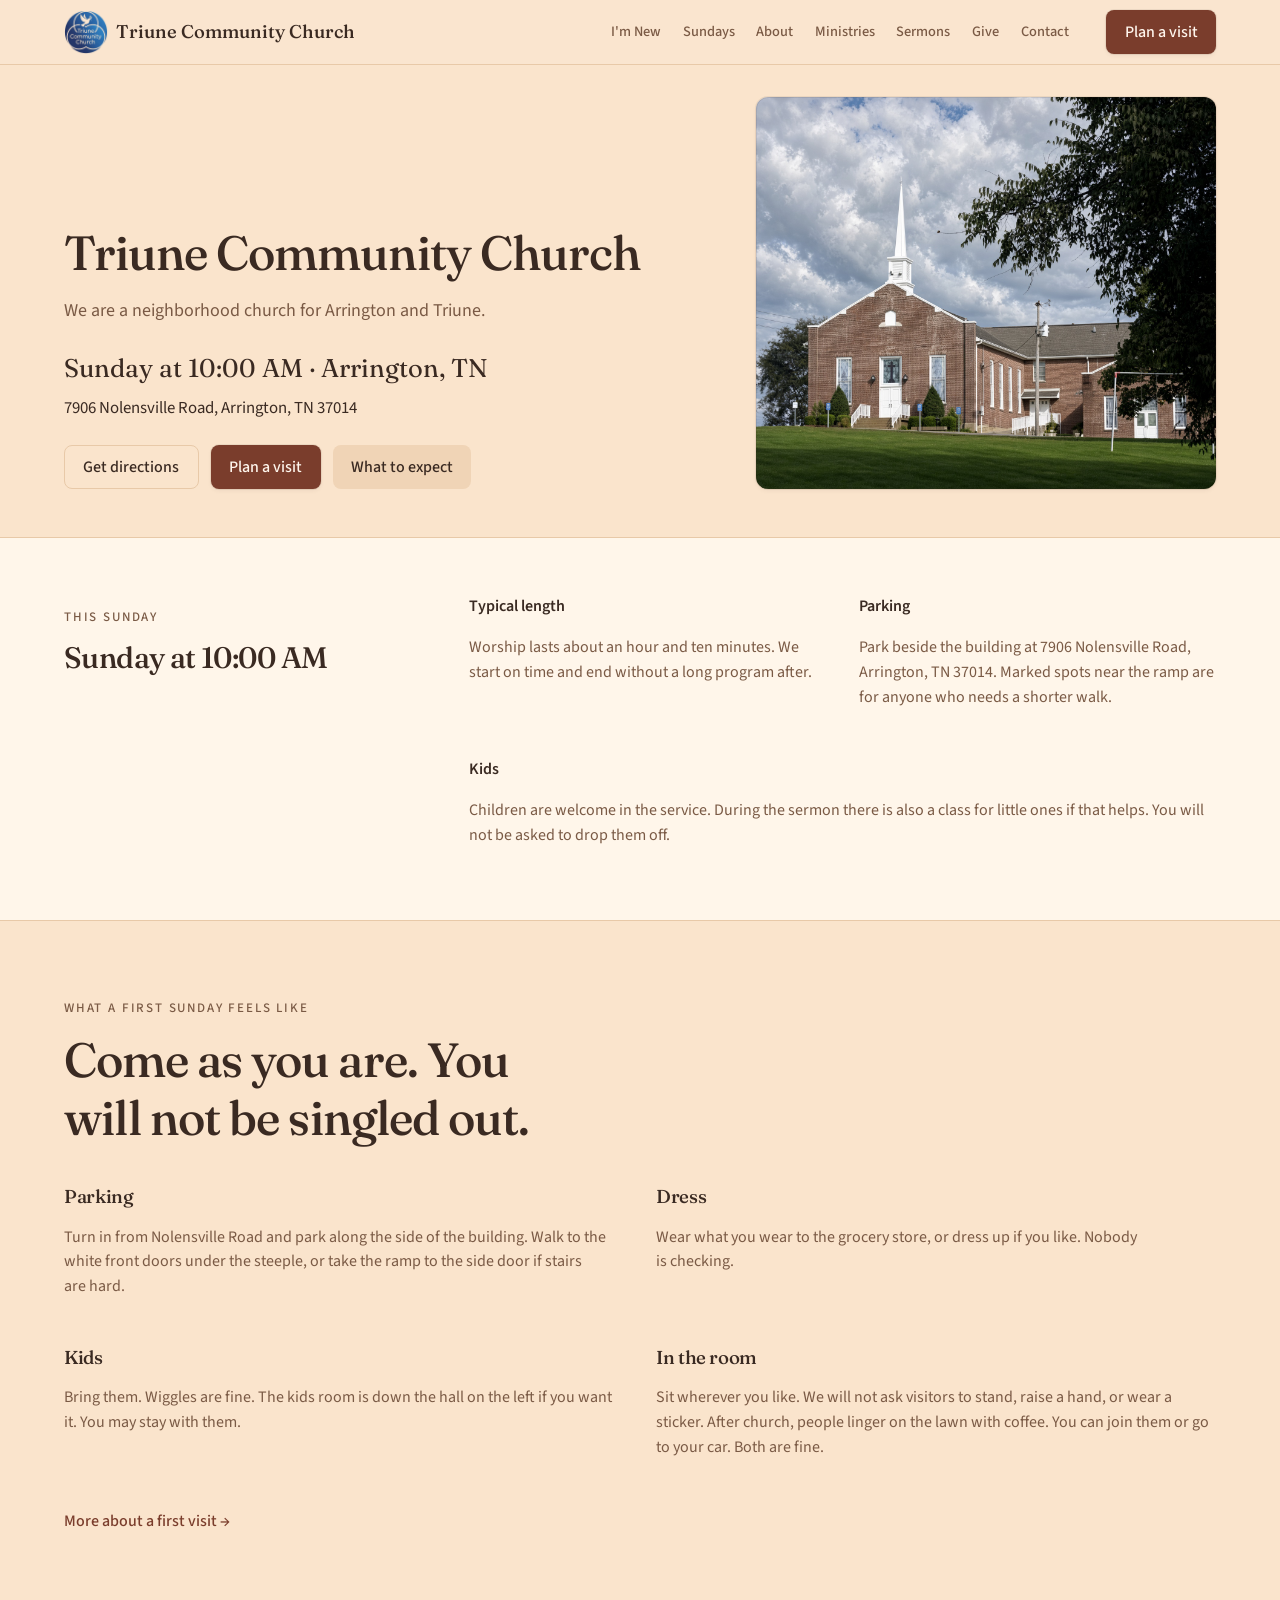
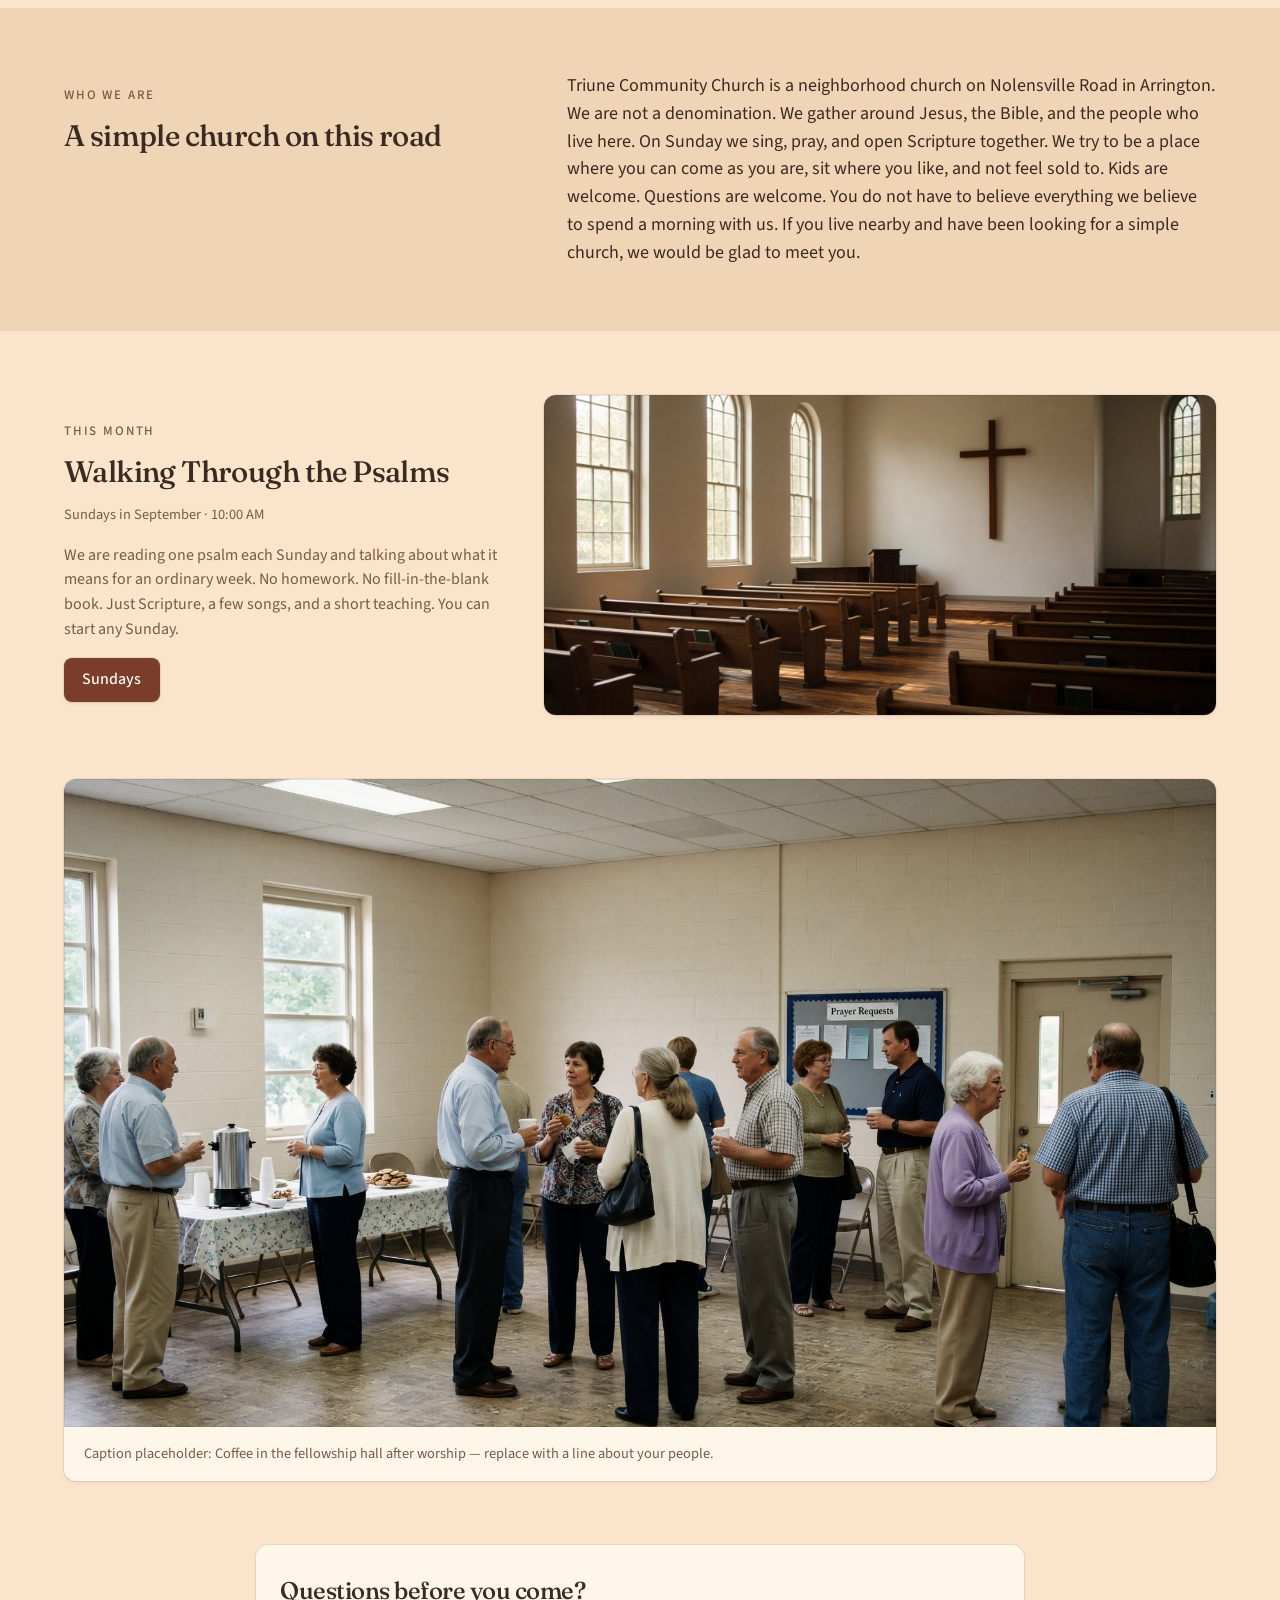
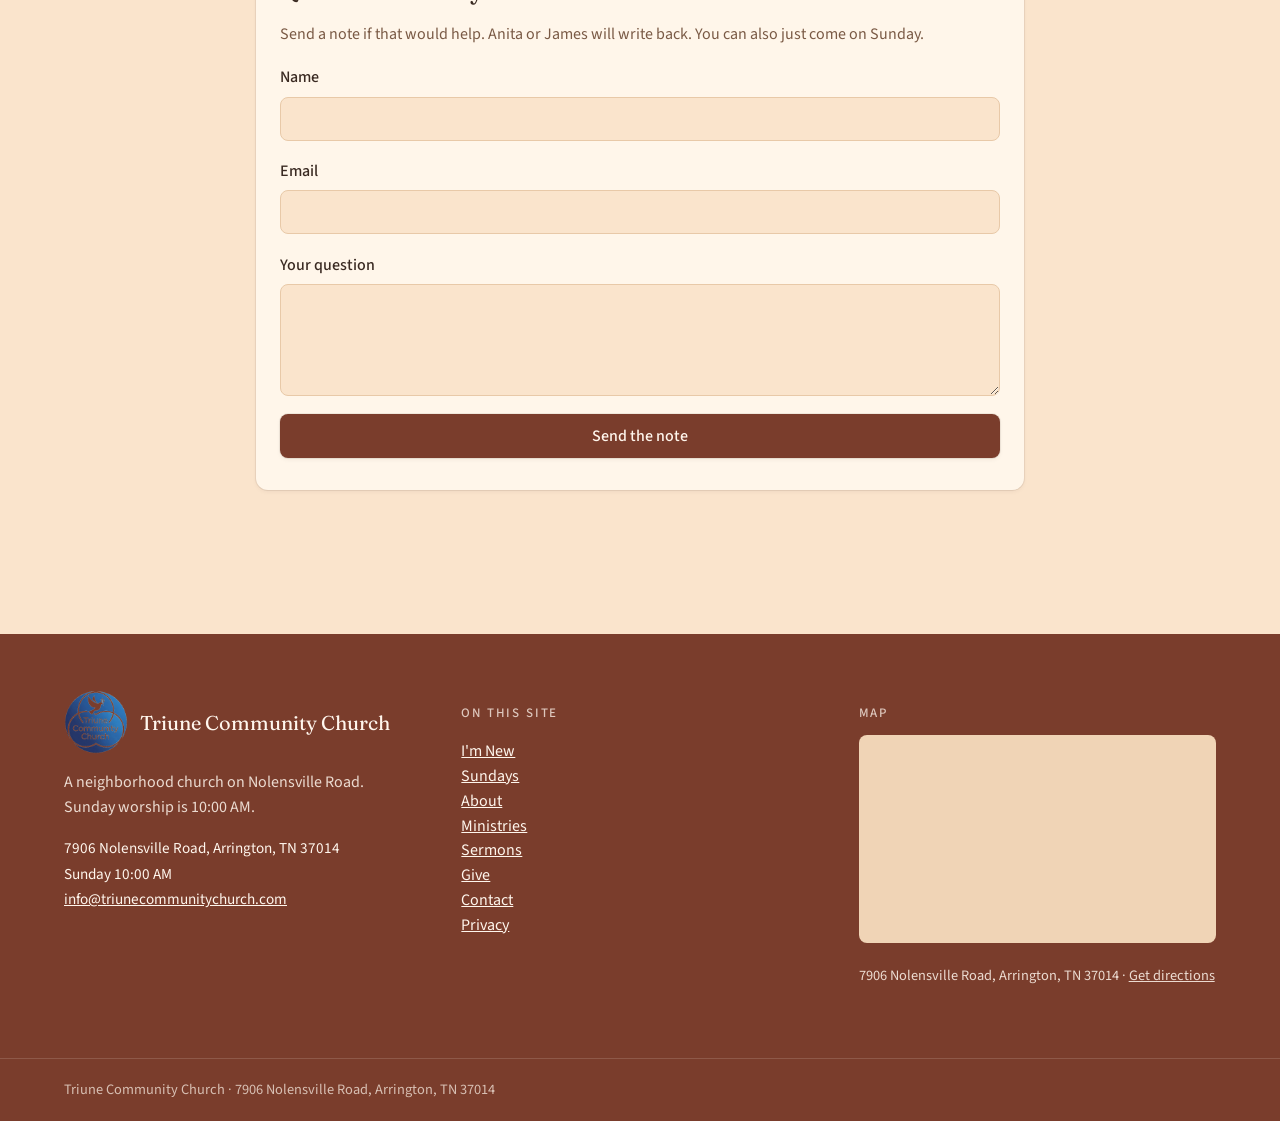
<file: index.html>
<!DOCTYPE html>
<html lang="en">
<head>
  <meta charset="utf-8">
  <meta name="viewport" content="width=device-width, initial-scale=1">
  <title>Triune Community Church · Sunday 10:00 AM, Arrington, TN</title>
  <meta name="description" content="We are a neighborhood church for Arrington and Triune. Sunday worship is 10:00 AM at 7906 Nolensville Road, Arrington, TN 37014.">
  <meta name="theme-color" content="#FAE4CC">
  <link rel="icon" type="image/png" href="images/logo-128.png">
  <link rel="icon" type="image/svg+xml" href="favicon.svg">
  <meta property="og:title" content="Triune Community Church">
  <meta property="og:description" content="We are a neighborhood church for Arrington and Triune. Sunday worship is 10:00 AM at 7906 Nolensville Road, Arrington, TN 37014.">
  <meta property="og:image" content="og.jpg">
  <meta name="twitter:card" content="summary_large_image">
  <link rel="preconnect" href="https://fonts.googleapis.com">
  <link rel="preconnect" href="https://fonts.gstatic.com" crossorigin>
  <link rel="stylesheet" href="https://fonts.googleapis.com/css2?family=Fraunces:opsz,wght@9..144,500;9..144,600&family=Source+Sans+3:ital,wght@0,400;0,500;0,600;1,400&display=swap">
  <link rel="stylesheet" href="css/site.css">
  
<script type="application/ld+json">
{"@context":"https://schema.org","@type":"Church","name":"Triune Community Church","alternateName":"Triune","description":"We are a neighborhood church for Arrington and Triune. Sunday worship is 10:00 AM at 7906 Nolensville Road, Arrington, TN 37014.","address":{"@type":"PostalAddress","streetAddress":"7906 Nolensville Road","addressLocality":"Arrington","addressRegion":"TN","postalCode":"37014","addressCountry":"US"},"geo":{"@type":"GeoCoordinates","latitude":35.86382,"longitude":-86.65897},"hasMap":"https://www.google.com/maps/search/?api=1&query=7906+Nolensville+Road,+Arrington,+TN+37014","email":"info@triunecommunitychurch.com","openingHoursSpecification":{"@type":"OpeningHoursSpecification","dayOfWeek":"Sunday","opens":"10:00","closes":"11:15"},"isAccessibleForFree":true}
</script>
</head>
<body>
<a class="skip" href="#main">Skip to content</a>
<header class="site">
  <div class="nav-bar">
    <a class="brand" href="index.html" aria-label="Triune Community Church, home">
      <img class="no-outline" src="images/logo.png" width="44" height="44" alt="">
      <span class="short">Triune</span>
      <span class="full">Triune Community Church</span>
    </a>
    <nav class="desktop" aria-label="Primary">
        <a href="im-new.html">I'm New</a>
        <a href="sundays.html">Sundays</a>
        <a href="about.html">About</a>
        <a href="ministries.html">Ministries</a>
        <a href="sermons.html">Sermons</a>
        <a href="give.html">Give</a>
        <a href="contact.html">Contact</a>
    </nav>
    <div class="header-actions">
      <a class="btn btn-primary" href="im-new.html">Plan a visit</a>
      <button class="btn-menu" type="button" data-open-menu aria-label="Open menu">
        <svg width="20" height="20" viewBox="0 0 24 24" fill="none" stroke="currentColor" stroke-width="1.75" aria-hidden="true"><path d="M4 7h16M4 12h16M4 17h16"/></svg>
      </button>
    </div>
  </div>
</header>
<div class="drawer" id="menu" aria-hidden="true">
  <div class="drawer-bg" data-close-menu></div>
  <div class="drawer-panel" role="dialog" aria-label="Menu">
    <div style="display:flex;justify-content:space-between;align-items:center;margin-bottom:2rem">
      <p style="font-family:var(--display);font-size:1.25rem;margin:0">Menu</p>
      <button class="btn-menu" type="button" data-close-menu aria-label="Close menu">
        <svg width="20" height="20" viewBox="0 0 24 24" fill="none" stroke="currentColor" stroke-width="1.75" aria-hidden="true"><path d="M6 6l12 12M18 6L6 18"/></svg>
      </button>
    </div>
    <nav aria-label="Mobile">
        <a href="im-new.html">I'm New</a>
        <a href="sundays.html">Sundays</a>
        <a href="about.html">About</a>
        <a href="ministries.html">Ministries</a>
        <a href="sermons.html">Sermons</a>
        <a href="give.html">Give</a>
        <a href="contact.html">Contact</a>
    </nav>
    <p class="muted" style="margin-top:auto;padding-top:2rem">Sunday at 10:00 AM · Arrington, TN<br>7906 Nolensville Road, Arrington, TN 37014</p>
  </div>
</div>
<main id="main">
  <section style="border-bottom:1px solid var(--border)">
    <div class="wrap grid-12" style="padding:2rem 0 3rem">
      <div>
        <h1 class="hero-title">Triune Community Church</h1>
        <p class="lead" style="margin-top:1rem">We are a neighborhood church for Arrington and Triune.</p>
        <p style="font-family:var(--display);font-size:clamp(1.25rem,3vw,1.6rem);margin:1.5rem 0 0">Sunday at 10:00 AM · Arrington, TN</p>
        <p style="margin:0.4rem 0 0;font-size:1.05rem">7906 Nolensville Road, Arrington, TN 37014</p>
        <div class="actions">
          <a class="btn btn-outline" href="https://www.google.com/maps/dir/?api=1&destination=7906+Nolensville+Road,+Arrington,+TN+37014">Get directions</a>
          <a class="btn btn-primary" href="im-new.html">Plan a visit</a>
          <a class="btn btn-secondary" href="#what-to-expect">What to expect</a>
        </div>
      </div>
      <img class="rounded-img" src="images/church-exterior.jpg" alt="The brick church with a white steeple on Nolensville Road.">
    </div>
  </section>
  <section style="background:var(--card)">
    <div class="wrap sunday-bits section" style="padding:3.5rem 0">
      <div>
        <p class="kicker">This Sunday</p>
        <h2 class="page-title" style="font-size:1.85rem">Sunday at 10:00 AM</h2>
      </div>
      <div class="grid-expect">
        <div>
          <p style="font-weight:600;margin:0">Typical length</p>
          <p class="muted">Worship lasts about an hour and ten minutes. We start on time and end without a long program after.</p>
        </div>
        <div>
          <p style="font-weight:600;margin:0">Parking</p>
          <p class="muted">Park beside the building at 7906 Nolensville Road, Arrington, TN 37014. Marked spots near the ramp are for anyone who needs a shorter walk.</p>
        </div>
        <div style="grid-column:1/-1">
          <p style="font-weight:600;margin:0">Kids</p>
          <p class="muted">Children are welcome in the service. During the sermon there is also a class for little ones if that helps. You will not be asked to drop them off.</p>
        </div>
      </div>
    </div>
  </section>
  <section id="what-to-expect" style="scroll-margin-top:5rem;border-top:1px solid var(--border)">
    <div class="wrap section">
      <p class="kicker">What a first Sunday feels like</p>
      <h2 class="page-title" style="max-width:20ch">Come as you are. You will not be singled out.</h2>
      <div class="grid-expect" style="margin-top:2.5rem">
        <div><h3>Parking</h3><p class="muted">Turn in from Nolensville Road and park along the side of the building. Walk to the white front doors under the steeple, or take the ramp to the side door if stairs are hard.</p></div>
        <div><h3>Dress</h3><p class="muted">Wear what you wear to the grocery store, or dress up if you like. Nobody is checking.</p></div>
        <div><h3>Kids</h3><p class="muted">Bring them. Wiggles are fine. The kids room is down the hall on the left if you want it. You may stay with them.</p></div>
        <div><h3>In the room</h3><p class="muted">Sit wherever you like. We will not ask visitors to stand, raise a hand, or wear a sticker. After church, people linger on the lawn with coffee. You can join them or go to your car. Both are fine.</p></div>
      </div>
      <a class="btn btn-link" href="im-new.html" style="margin-top:1.5rem">More about a first visit →</a>
    </div>
  </section>
  <section style="background:var(--muted)">
    <div class="wrap who section">
      <div>
        <p class="kicker">Who we are</p>
        <h2 class="page-title" style="font-size:1.85rem">A simple church on this road</h2>
      </div>
      <p style="font-size:1.125rem;margin:0">Triune Community Church is a neighborhood church on Nolensville Road in Arrington. We are not a denomination. We gather around Jesus, the Bible, and the people who live here. On Sunday we sing, pray, and open Scripture together. We try to be a place where you can come as you are, sit where you like, and not feel sold to. Kids are welcome. Questions are welcome. You do not have to believe everything we believe to spend a morning with us. If you live nearby and have been looking for a simple church, we would be glad to meet you.</p>
    </div>
  </section>
  <section>
    <div class="wrap month section">
      <div>
        <p class="kicker">This month</p>
        <h2 class="page-title" style="font-size:1.85rem">Walking Through the Psalms</h2>
        <p class="muted" style="font-size:0.9rem">Sundays in September · 10:00 AM</p>
        <p class="muted">We are reading one psalm each Sunday and talking about what it means for an ordinary week. No homework. No fill-in-the-blank book. Just Scripture, a few songs, and a short teaching. You can start any Sunday.</p>
        <a class="btn btn-primary" href="sundays.html">Sundays</a>
      </div>
      <img class="rounded-img" src="images/sanctuary.jpg" alt="Wooden pews and a simple wooden cross in the sanctuary." style="height:20rem;object-fit:cover">
    </div>
  </section>
  <section>
    <figure class="wrap card" style="overflow:hidden;margin:0 auto 0">
      <img src="images/congregation.jpg" alt="People talking over coffee in the fellowship hall after worship." style="width:100%;aspect-ratio:16/9;object-fit:cover">
      <figcaption class="muted" style="padding:1rem 1.25rem;font-size:0.9rem">Caption placeholder: Coffee in the fellowship hall after worship — replace with a line about your people.</figcaption>
    </figure>
  </section>
  <section class="section">
    <div class="wrap-narrow">
      
<div class="card">
  <form class="form" data-church-form>
    <h2>Questions before you come?</h2>
    <p class="muted">Send a note if that would help. Anita or James will write back. You can also just come on Sunday.</p>
    <div class="field">
      <label for="questions-name">Name</label>
      <input id="questions-name" name="name" autocomplete="name" required>
    </div>
    <div class="field">
      <label for="questions-email">Email</label>
      <input id="questions-email" name="email" type="email" autocomplete="email" required>
    </div>
    <div class="field">
      <label for="questions-message">Your question</label>
      <textarea id="questions-message" name="message" required></textarea>
    </div>
    <div class="field"><button class="btn btn-primary" type="submit">Send the note</button></div>
  </form>
  <div class="form" data-thanks hidden>
    <h2>Questions before you come?</h2>
    <p class="muted">Thank you. We will write back at the email you shared. If Sunday is close, you can still come — sit wherever you like.</p>
    <p class="muted" style="margin-top:1rem">You can also reach us at <a href="mailto:info@triunecommunitychurch.com">info@triunecommunitychurch.com</a>.</p>
  </div>
</div>
    </div>
  </section>
</main>
<footer class="site">
  <div class="wrap footer-grid">
    <div>
      <div style="display:flex;align-items:center;gap:0.75rem">
        <img class="no-outline" src="images/logo.png" width="64" height="64" alt="">
        <p style="font-family:var(--display);font-size:1.25rem;margin:0">Triune Community Church</p>
      </div>
      <p style="opacity:.85;max-width:22rem">A neighborhood church on Nolensville Road. Sunday worship is 10:00 AM.</p>
      <p style="font-size:0.95rem;line-height:1.7">
        7906 Nolensville Road, Arrington, TN 37014<br>
        Sunday 10:00 AM<br>
        <a href="mailto:info@triunecommunitychurch.com">info@triunecommunitychurch.com</a>
      </p>
    </div>
    <div>
      <p class="kicker" style="color:rgb(255 246 237 / 0.75)">On this site</p>
      <ul style="list-style:none;padding:0;margin:1rem 0 0">
          <li><a href="im-new.html">I'm New</a></li>
          <li><a href="sundays.html">Sundays</a></li>
          <li><a href="about.html">About</a></li>
          <li><a href="ministries.html">Ministries</a></li>
          <li><a href="sermons.html">Sermons</a></li>
          <li><a href="give.html">Give</a></li>
          <li><a href="contact.html">Contact</a></li>
        <li><a href="privacy.html">Privacy</a></li>
      </ul>
    </div>
    <div>
      <p class="kicker" style="color:rgb(255 246 237 / 0.75);margin-bottom:0.75rem">Map</p>
      <div class="map"><iframe title="Map pin for Triune Community Church at 7906 Nolensville Road, Arrington, TN 37014" src="https://www.openstreetmap.org/export/embed.html?bbox=-86.6685%2C35.8585%2C-86.6495%2C35.8692&layer=mapnik&marker=35.86382%2C-86.65897" loading="lazy" referrerpolicy="no-referrer-when-downgrade"></iframe></div>
      <p style="font-size:0.9rem;opacity:.85">7906 Nolensville Road, Arrington, TN 37014 · <a href="https://www.google.com/maps/dir/?api=1&destination=7906+Nolensville+Road,+Arrington,+TN+37014">Get directions</a></p>
    </div>
  </div>
  <div class="footer-bar"><div class="wrap">Triune Community Church · 7906 Nolensville Road, Arrington, TN 37014</div></div>
</footer>
<script src="js/site.js"></script>
</body>
</html>
</file>
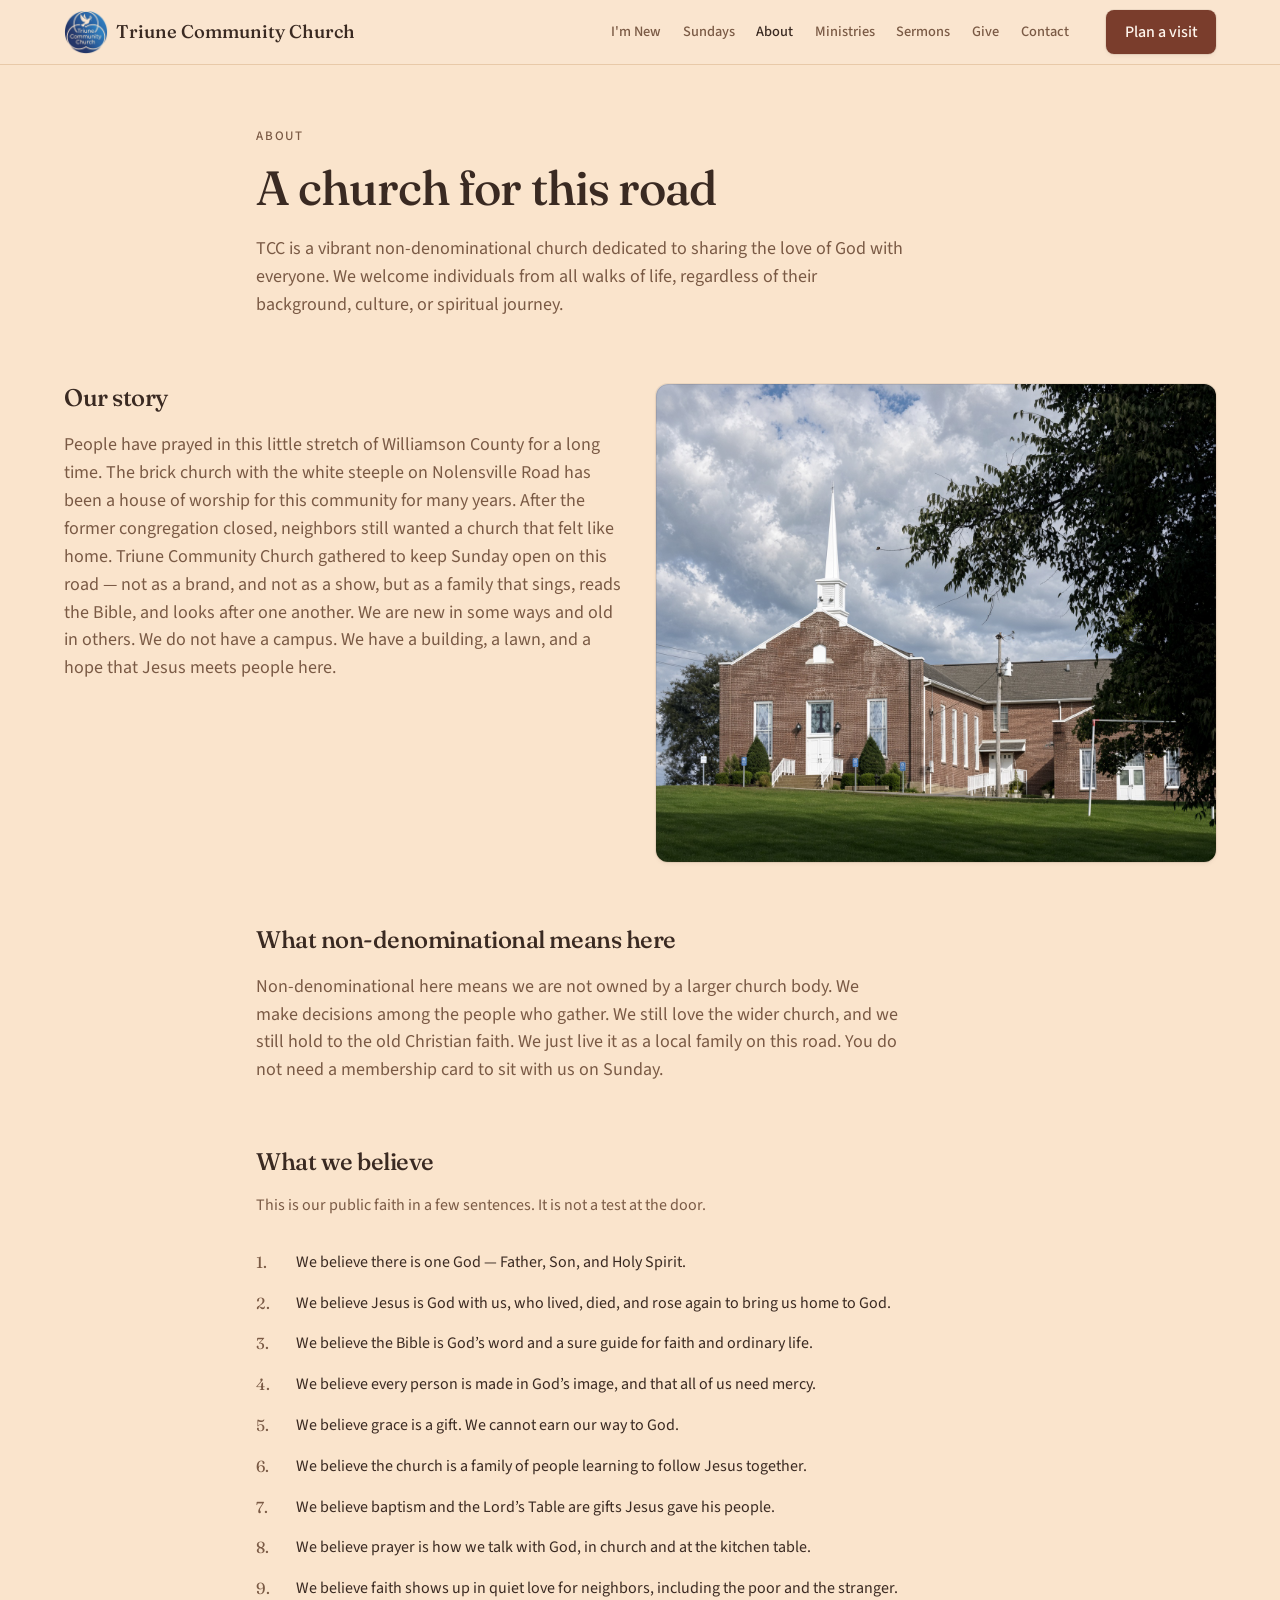
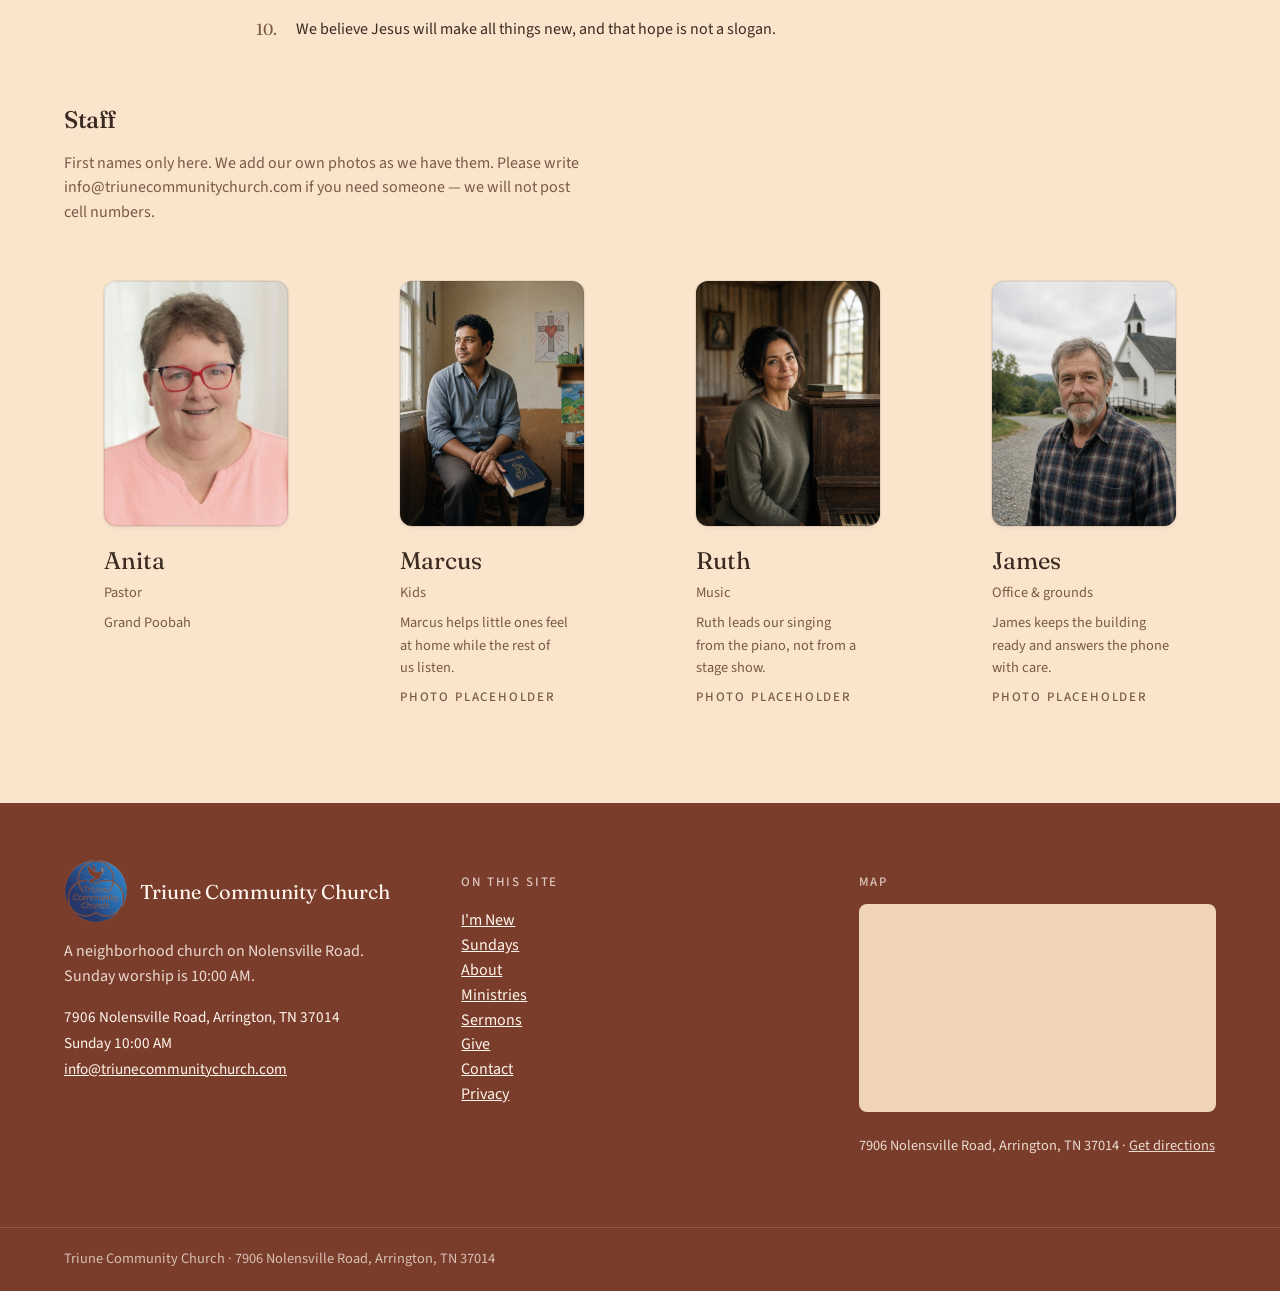
<file: about.html>
<!DOCTYPE html>
<html lang="en">
<head>
  <meta charset="utf-8">
  <meta name="viewport" content="width=device-width, initial-scale=1">
  <title>About · Triune Community Church</title>
  <meta name="description" content="Triune Community Church is a non-denominational neighborhood church in Arrington, Tennessee.">
  <meta name="theme-color" content="#FAE4CC">
  <link rel="icon" type="image/png" href="images/logo-128.png">
  <link rel="icon" type="image/svg+xml" href="favicon.svg">
  <meta property="og:title" content="Triune Community Church">
  <meta property="og:description" content="Triune Community Church is a non-denominational neighborhood church in Arrington, Tennessee.">
  <meta property="og:image" content="og.jpg">
  <meta name="twitter:card" content="summary_large_image">
  <link rel="preconnect" href="https://fonts.googleapis.com">
  <link rel="preconnect" href="https://fonts.gstatic.com" crossorigin>
  <link rel="stylesheet" href="https://fonts.googleapis.com/css2?family=Fraunces:opsz,wght@9..144,500;9..144,600&family=Source+Sans+3:ital,wght@0,400;0,500;0,600;1,400&display=swap">
  <link rel="stylesheet" href="css/site.css">
  
</head>
<body>
<a class="skip" href="#main">Skip to content</a>
<header class="site">
  <div class="nav-bar">
    <a class="brand" href="index.html" aria-label="Triune Community Church, home">
      <img class="no-outline" src="images/logo.png" width="44" height="44" alt="">
      <span class="short">Triune</span>
      <span class="full">Triune Community Church</span>
    </a>
    <nav class="desktop" aria-label="Primary">
        <a href="im-new.html">I'm New</a>
        <a href="sundays.html">Sundays</a>
        <a href="about.html" aria-current="page">About</a>
        <a href="ministries.html">Ministries</a>
        <a href="sermons.html">Sermons</a>
        <a href="give.html">Give</a>
        <a href="contact.html">Contact</a>
    </nav>
    <div class="header-actions">
      <a class="btn btn-primary" href="im-new.html">Plan a visit</a>
      <button class="btn-menu" type="button" data-open-menu aria-label="Open menu">
        <svg width="20" height="20" viewBox="0 0 24 24" fill="none" stroke="currentColor" stroke-width="1.75" aria-hidden="true"><path d="M4 7h16M4 12h16M4 17h16"/></svg>
      </button>
    </div>
  </div>
</header>
<div class="drawer" id="menu" aria-hidden="true">
  <div class="drawer-bg" data-close-menu></div>
  <div class="drawer-panel" role="dialog" aria-label="Menu">
    <div style="display:flex;justify-content:space-between;align-items:center;margin-bottom:2rem">
      <p style="font-family:var(--display);font-size:1.25rem;margin:0">Menu</p>
      <button class="btn-menu" type="button" data-close-menu aria-label="Close menu">
        <svg width="20" height="20" viewBox="0 0 24 24" fill="none" stroke="currentColor" stroke-width="1.75" aria-hidden="true"><path d="M6 6l12 12M18 6L6 18"/></svg>
      </button>
    </div>
    <nav aria-label="Mobile">
        <a href="im-new.html">I'm New</a>
        <a href="sundays.html">Sundays</a>
        <a href="about.html" aria-current="page">About</a>
        <a href="ministries.html">Ministries</a>
        <a href="sermons.html">Sermons</a>
        <a href="give.html">Give</a>
        <a href="contact.html">Contact</a>
    </nav>
    <p class="muted" style="margin-top:auto;padding-top:2rem">Sunday at 10:00 AM · Arrington, TN<br>7906 Nolensville Road, Arrington, TN 37014</p>
  </div>
</div>
<main id="main">
  <header class="wrap-narrow intro">
    <p class="kicker">About</p>
    <h1 class="page-title">A church for this road</h1>
    <p class="lead">TCC is a vibrant non-denominational church dedicated to sharing the love of God with everyone. We welcome individuals from all walks of life, regardless of their background, culture, or spiritual journey.</p>
  </header>
  <div class="wrap grid-2" style="padding-top:2rem">
    <div>
      <h2>Our story</h2>
      <p class="lead">People have prayed in this little stretch of Williamson County for a long time. The brick church with the white steeple on Nolensville Road has been a house of worship for this community for many years. After the former congregation closed, neighbors still wanted a church that felt like home. Triune Community Church gathered to keep Sunday open on this road — not as a brand, and not as a show, but as a family that sings, reads the Bible, and looks after one another. We are new in some ways and old in others. We do not have a campus. We have a building, a lawn, and a hope that Jesus meets people here.</p>
    </div>
    <img class="rounded-img" src="images/church-exterior.jpg" alt="The brick church with a white steeple and a green lawn.">
  </div>
  <section class="wrap-narrow" style="margin-top:4rem">
    <h2>What non-denominational means here</h2>
    <p class="lead">Non-denominational here means we are not owned by a larger church body. We make decisions among the people who gather. We still love the wider church, and we still hold to the old Christian faith. We just live it as a local family on this road. You do not need a membership card to sit with us on Sunday.</p>
  </section>
  <section class="wrap-narrow" style="margin-top:4rem">
    <h2>What we believe</h2>
    <p class="muted">This is our public faith in a few sentences. It is not a test at the door.</p>
    <ol style="list-style:none;padding:0;margin:2rem 0 0;display:grid;gap:1rem"><li style="display:flex;gap:1rem"><span class="muted" style="font-family:var(--display);width:1.5rem">1.</span><p style="margin:0">We believe there is one God — Father, Son, and Holy Spirit.</p></li>
<li style="display:flex;gap:1rem"><span class="muted" style="font-family:var(--display);width:1.5rem">2.</span><p style="margin:0">We believe Jesus is God with us, who lived, died, and rose again to bring us home to God.</p></li>
<li style="display:flex;gap:1rem"><span class="muted" style="font-family:var(--display);width:1.5rem">3.</span><p style="margin:0">We believe the Bible is God’s word and a sure guide for faith and ordinary life.</p></li>
<li style="display:flex;gap:1rem"><span class="muted" style="font-family:var(--display);width:1.5rem">4.</span><p style="margin:0">We believe every person is made in God’s image, and that all of us need mercy.</p></li>
<li style="display:flex;gap:1rem"><span class="muted" style="font-family:var(--display);width:1.5rem">5.</span><p style="margin:0">We believe grace is a gift. We cannot earn our way to God.</p></li>
<li style="display:flex;gap:1rem"><span class="muted" style="font-family:var(--display);width:1.5rem">6.</span><p style="margin:0">We believe the church is a family of people learning to follow Jesus together.</p></li>
<li style="display:flex;gap:1rem"><span class="muted" style="font-family:var(--display);width:1.5rem">7.</span><p style="margin:0">We believe baptism and the Lord’s Table are gifts Jesus gave his people.</p></li>
<li style="display:flex;gap:1rem"><span class="muted" style="font-family:var(--display);width:1.5rem">8.</span><p style="margin:0">We believe prayer is how we talk with God, in church and at the kitchen table.</p></li>
<li style="display:flex;gap:1rem"><span class="muted" style="font-family:var(--display);width:1.5rem">9.</span><p style="margin:0">We believe faith shows up in quiet love for neighbors, including the poor and the stranger.</p></li>
<li style="display:flex;gap:1rem"><span class="muted" style="font-family:var(--display);width:1.5rem">10.</span><p style="margin:0">We believe Jesus will make all things new, and that hope is not a slogan.</p></li></ol>
  </section>
  <section class="wrap" style="margin-top:4rem">
    <h2>Staff</h2>
    <p class="muted" style="max-width:36em">First names only here. We add our own photos as we have them. Please write info@triunecommunitychurch.com if you need someone — we will not post cell numbers.</p>
    <ul class="staff" style="list-style:none;padding:0;margin:2.5rem 0 0"><li><figure><img class="rounded-img" src="images/staff-anita.jpg" alt="Anita"><figcaption><p style="font-family:var(--display);font-size:1.5rem;margin:1rem 0 0">Anita</p><p class="muted" style="margin:0.15rem 0 0;font-size:0.9rem">Pastor</p><p class="muted" style="margin:0.5rem 0 0;font-size:0.9rem">Grand Poobah</p></figcaption></figure></li><li><figure><img class="rounded-img" src="images/staff-marcus.jpg" alt="Photo placeholder of Marcus"><figcaption><p style="font-family:var(--display);font-size:1.5rem;margin:1rem 0 0">Marcus</p><p class="muted" style="margin:0.15rem 0 0;font-size:0.9rem">Kids</p><p class="muted" style="margin:0.5rem 0 0;font-size:0.9rem">Marcus helps little ones feel at home while the rest of us listen.</p><p class="kicker" style="margin-top:0.5rem">Photo placeholder</p></figcaption></figure></li><li><figure><img class="rounded-img" src="images/staff-ruth.jpg" alt="Photo placeholder of Ruth"><figcaption><p style="font-family:var(--display);font-size:1.5rem;margin:1rem 0 0">Ruth</p><p class="muted" style="margin:0.15rem 0 0;font-size:0.9rem">Music</p><p class="muted" style="margin:0.5rem 0 0;font-size:0.9rem">Ruth leads our singing from the piano, not from a stage show.</p><p class="kicker" style="margin-top:0.5rem">Photo placeholder</p></figcaption></figure></li><li><figure><img class="rounded-img" src="images/staff-james.jpg" alt="Photo placeholder of James"><figcaption><p style="font-family:var(--display);font-size:1.5rem;margin:1rem 0 0">James</p><p class="muted" style="margin:0.15rem 0 0;font-size:0.9rem">Office & grounds</p><p class="muted" style="margin:0.5rem 0 0;font-size:0.9rem">James keeps the building ready and answers the phone with care.</p><p class="kicker" style="margin-top:0.5rem">Photo placeholder</p></figcaption></figure></li></ul>
  </section>
</main>
<footer class="site">
  <div class="wrap footer-grid">
    <div>
      <div style="display:flex;align-items:center;gap:0.75rem">
        <img class="no-outline" src="images/logo.png" width="64" height="64" alt="">
        <p style="font-family:var(--display);font-size:1.25rem;margin:0">Triune Community Church</p>
      </div>
      <p style="opacity:.85;max-width:22rem">A neighborhood church on Nolensville Road. Sunday worship is 10:00 AM.</p>
      <p style="font-size:0.95rem;line-height:1.7">
        7906 Nolensville Road, Arrington, TN 37014<br>
        Sunday 10:00 AM<br>
        <a href="mailto:info@triunecommunitychurch.com">info@triunecommunitychurch.com</a>
      </p>
    </div>
    <div>
      <p class="kicker" style="color:rgb(255 246 237 / 0.75)">On this site</p>
      <ul style="list-style:none;padding:0;margin:1rem 0 0">
          <li><a href="im-new.html">I'm New</a></li>
          <li><a href="sundays.html">Sundays</a></li>
          <li><a href="about.html">About</a></li>
          <li><a href="ministries.html">Ministries</a></li>
          <li><a href="sermons.html">Sermons</a></li>
          <li><a href="give.html">Give</a></li>
          <li><a href="contact.html">Contact</a></li>
        <li><a href="privacy.html">Privacy</a></li>
      </ul>
    </div>
    <div>
      <p class="kicker" style="color:rgb(255 246 237 / 0.75);margin-bottom:0.75rem">Map</p>
      <div class="map"><iframe title="Map pin for Triune Community Church at 7906 Nolensville Road, Arrington, TN 37014" src="https://www.openstreetmap.org/export/embed.html?bbox=-86.6685%2C35.8585%2C-86.6495%2C35.8692&layer=mapnik&marker=35.86382%2C-86.65897" loading="lazy" referrerpolicy="no-referrer-when-downgrade"></iframe></div>
      <p style="font-size:0.9rem;opacity:.85">7906 Nolensville Road, Arrington, TN 37014 · <a href="https://www.google.com/maps/dir/?api=1&destination=7906+Nolensville+Road,+Arrington,+TN+37014">Get directions</a></p>
    </div>
  </div>
  <div class="footer-bar"><div class="wrap">Triune Community Church · 7906 Nolensville Road, Arrington, TN 37014</div></div>
</footer>
<script src="js/site.js"></script>
</body>
</html>
</file>
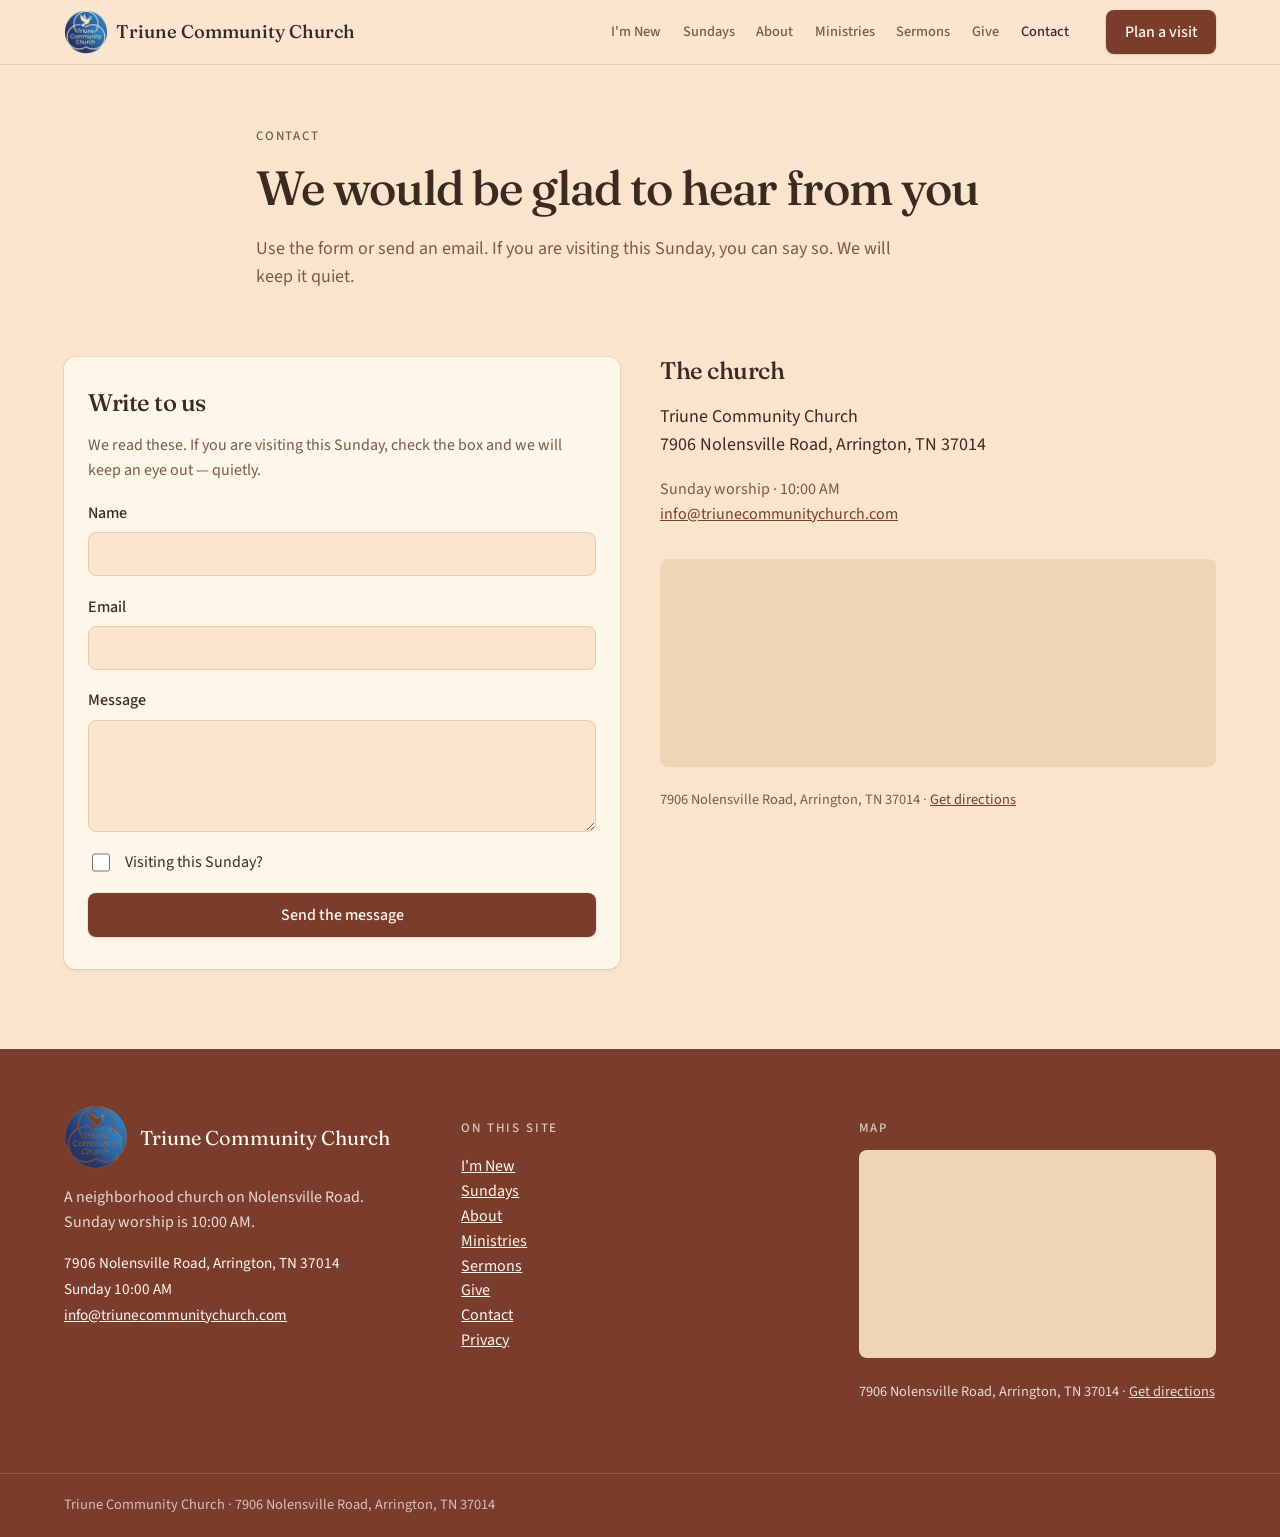
<file: contact.html>
<!DOCTYPE html>
<html lang="en">
<head>
  <meta charset="utf-8">
  <meta name="viewport" content="width=device-width, initial-scale=1">
  <title>Contact · Triune Community Church</title>
  <meta name="description" content="Write Triune Community Church at info@triunecommunitychurch.com, or visit 7906 Nolensville Road, Arrington, TN 37014.">
  <meta name="theme-color" content="#FAE4CC">
  <link rel="icon" type="image/png" href="images/logo-128.png">
  <link rel="icon" type="image/svg+xml" href="favicon.svg">
  <meta property="og:title" content="Triune Community Church">
  <meta property="og:description" content="Write Triune Community Church at info@triunecommunitychurch.com, or visit 7906 Nolensville Road, Arrington, TN 37014.">
  <meta property="og:image" content="og.jpg">
  <meta name="twitter:card" content="summary_large_image">
  <link rel="preconnect" href="https://fonts.googleapis.com">
  <link rel="preconnect" href="https://fonts.gstatic.com" crossorigin>
  <link rel="stylesheet" href="https://fonts.googleapis.com/css2?family=Fraunces:opsz,wght@9..144,500;9..144,600&family=Source+Sans+3:ital,wght@0,400;0,500;0,600;1,400&display=swap">
  <link rel="stylesheet" href="css/site.css">
  
</head>
<body>
<a class="skip" href="#main">Skip to content</a>
<header class="site">
  <div class="nav-bar">
    <a class="brand" href="index.html" aria-label="Triune Community Church, home">
      <img class="no-outline" src="images/logo.png" width="44" height="44" alt="">
      <span class="short">Triune</span>
      <span class="full">Triune Community Church</span>
    </a>
    <nav class="desktop" aria-label="Primary">
        <a href="im-new.html">I'm New</a>
        <a href="sundays.html">Sundays</a>
        <a href="about.html">About</a>
        <a href="ministries.html">Ministries</a>
        <a href="sermons.html">Sermons</a>
        <a href="give.html">Give</a>
        <a href="contact.html" aria-current="page">Contact</a>
    </nav>
    <div class="header-actions">
      <a class="btn btn-primary" href="im-new.html">Plan a visit</a>
      <button class="btn-menu" type="button" data-open-menu aria-label="Open menu">
        <svg width="20" height="20" viewBox="0 0 24 24" fill="none" stroke="currentColor" stroke-width="1.75" aria-hidden="true"><path d="M4 7h16M4 12h16M4 17h16"/></svg>
      </button>
    </div>
  </div>
</header>
<div class="drawer" id="menu" aria-hidden="true">
  <div class="drawer-bg" data-close-menu></div>
  <div class="drawer-panel" role="dialog" aria-label="Menu">
    <div style="display:flex;justify-content:space-between;align-items:center;margin-bottom:2rem">
      <p style="font-family:var(--display);font-size:1.25rem;margin:0">Menu</p>
      <button class="btn-menu" type="button" data-close-menu aria-label="Close menu">
        <svg width="20" height="20" viewBox="0 0 24 24" fill="none" stroke="currentColor" stroke-width="1.75" aria-hidden="true"><path d="M6 6l12 12M18 6L6 18"/></svg>
      </button>
    </div>
    <nav aria-label="Mobile">
        <a href="im-new.html">I'm New</a>
        <a href="sundays.html">Sundays</a>
        <a href="about.html">About</a>
        <a href="ministries.html">Ministries</a>
        <a href="sermons.html">Sermons</a>
        <a href="give.html">Give</a>
        <a href="contact.html" aria-current="page">Contact</a>
    </nav>
    <p class="muted" style="margin-top:auto;padding-top:2rem">Sunday at 10:00 AM · Arrington, TN<br>7906 Nolensville Road, Arrington, TN 37014</p>
  </div>
</div>
<main id="main">
  <header class="wrap-narrow intro">
    <p class="kicker">Contact</p>
    <h1 class="page-title">We would be glad to hear from you</h1>
    <p class="lead">Use the form or send an email. If you are visiting this Sunday, you can say so. We will keep it quiet.</p>
  </header>
  <div class="wrap contact-grid" style="padding-top:2rem">
    
<div class="card">
  <form class="form" data-church-form>
    <h2>Write to us</h2>
    <p class="muted">We read these. If you are visiting this Sunday, check the box and we will keep an eye out — quietly.</p>
    <div class="field">
      <label for="contact-name">Name</label>
      <input id="contact-name" name="name" autocomplete="name" required>
    </div>
    <div class="field">
      <label for="contact-email">Email</label>
      <input id="contact-email" name="email" type="email" autocomplete="email" required>
    </div>
    <div class="field">
      <label for="contact-message">Message</label>
      <textarea id="contact-message" name="message" required></textarea>
    </div>
      <div class="check">
        <input id="visiting" name="visiting" type="checkbox">
        <label for="visiting" style="font-weight:400">Visiting this Sunday?</label>
      </div>
    <div class="field"><button class="btn btn-primary" type="submit">Send the message</button></div>
  </form>
  <div class="form" data-thanks hidden>
    <h2>Write to us</h2>
    <p class="muted">We have your note. If you checked that you are visiting this Sunday, come as you are. We will not single you out.</p>
    <p class="muted" style="margin-top:1rem">You can also reach us at <a href="mailto:info@triunecommunitychurch.com">info@triunecommunitychurch.com</a>.</p>
  </div>
</div>
    <div>
      <h2>The church</h2>
      <p style="font-size:1.125rem">Triune Community Church<br>7906 Nolensville Road, Arrington, TN 37014</p>
      <p class="muted">Sunday worship · 10:00 AM<br><a href="mailto:info@triunecommunitychurch.com">info@triunecommunitychurch.com</a></p>
      <div class="map" style="margin-top:2rem">
        <iframe title="Map pin for Triune Community Church at 7906 Nolensville Road, Arrington, TN 37014" src="https://www.openstreetmap.org/export/embed.html?bbox=-86.6685%2C35.8585%2C-86.6495%2C35.8692&layer=mapnik&marker=35.86382%2C-86.65897" loading="lazy" referrerpolicy="no-referrer-when-downgrade"></iframe>
      </div>
      <p class="muted" style="font-size:0.9rem">7906 Nolensville Road, Arrington, TN 37014 · <a href="https://www.google.com/maps/dir/?api=1&destination=7906+Nolensville+Road,+Arrington,+TN+37014">Get directions</a></p>
    </div>
  </div>
</main>
<footer class="site">
  <div class="wrap footer-grid">
    <div>
      <div style="display:flex;align-items:center;gap:0.75rem">
        <img class="no-outline" src="images/logo.png" width="64" height="64" alt="">
        <p style="font-family:var(--display);font-size:1.25rem;margin:0">Triune Community Church</p>
      </div>
      <p style="opacity:.85;max-width:22rem">A neighborhood church on Nolensville Road. Sunday worship is 10:00 AM.</p>
      <p style="font-size:0.95rem;line-height:1.7">
        7906 Nolensville Road, Arrington, TN 37014<br>
        Sunday 10:00 AM<br>
        <a href="mailto:info@triunecommunitychurch.com">info@triunecommunitychurch.com</a>
      </p>
    </div>
    <div>
      <p class="kicker" style="color:rgb(255 246 237 / 0.75)">On this site</p>
      <ul style="list-style:none;padding:0;margin:1rem 0 0">
          <li><a href="im-new.html">I'm New</a></li>
          <li><a href="sundays.html">Sundays</a></li>
          <li><a href="about.html">About</a></li>
          <li><a href="ministries.html">Ministries</a></li>
          <li><a href="sermons.html">Sermons</a></li>
          <li><a href="give.html">Give</a></li>
          <li><a href="contact.html">Contact</a></li>
        <li><a href="privacy.html">Privacy</a></li>
      </ul>
    </div>
    <div>
      <p class="kicker" style="color:rgb(255 246 237 / 0.75);margin-bottom:0.75rem">Map</p>
      <div class="map"><iframe title="Map pin for Triune Community Church at 7906 Nolensville Road, Arrington, TN 37014" src="https://www.openstreetmap.org/export/embed.html?bbox=-86.6685%2C35.8585%2C-86.6495%2C35.8692&layer=mapnik&marker=35.86382%2C-86.65897" loading="lazy" referrerpolicy="no-referrer-when-downgrade"></iframe></div>
      <p style="font-size:0.9rem;opacity:.85">7906 Nolensville Road, Arrington, TN 37014 · <a href="https://www.google.com/maps/dir/?api=1&destination=7906+Nolensville+Road,+Arrington,+TN+37014">Get directions</a></p>
    </div>
  </div>
  <div class="footer-bar"><div class="wrap">Triune Community Church · 7906 Nolensville Road, Arrington, TN 37014</div></div>
</footer>
<script src="js/site.js"></script>
</body>
</html>
</file>
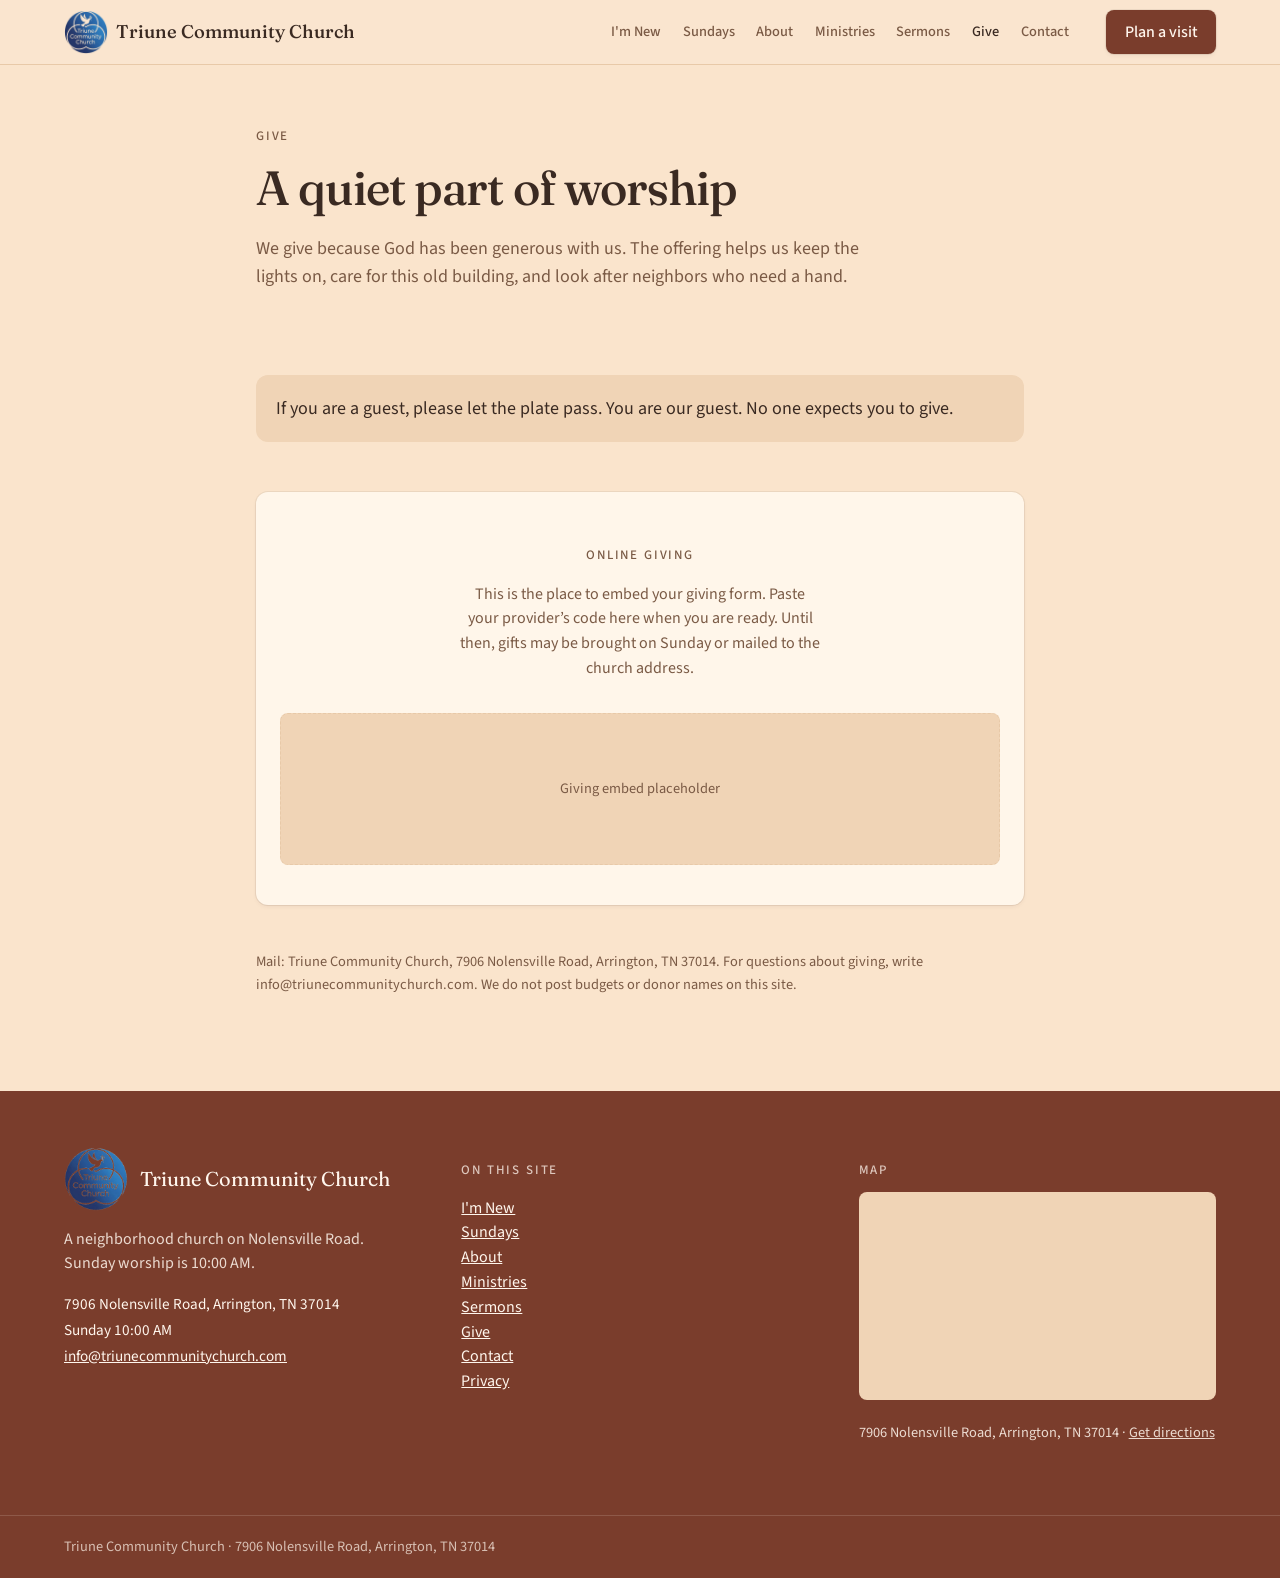
<file: give.html>
<!DOCTYPE html>
<html lang="en">
<head>
  <meta charset="utf-8">
  <meta name="viewport" content="width=device-width, initial-scale=1">
  <title>Give · Triune Community Church</title>
  <meta name="description" content="How giving works at Triune Community Church. Guests are not expected to give.">
  <meta name="theme-color" content="#FAE4CC">
  <link rel="icon" type="image/png" href="images/logo-128.png">
  <link rel="icon" type="image/svg+xml" href="favicon.svg">
  <meta property="og:title" content="Triune Community Church">
  <meta property="og:description" content="How giving works at Triune Community Church. Guests are not expected to give.">
  <meta property="og:image" content="og.jpg">
  <meta name="twitter:card" content="summary_large_image">
  <link rel="preconnect" href="https://fonts.googleapis.com">
  <link rel="preconnect" href="https://fonts.gstatic.com" crossorigin>
  <link rel="stylesheet" href="https://fonts.googleapis.com/css2?family=Fraunces:opsz,wght@9..144,500;9..144,600&family=Source+Sans+3:ital,wght@0,400;0,500;0,600;1,400&display=swap">
  <link rel="stylesheet" href="css/site.css">
  
</head>
<body>
<a class="skip" href="#main">Skip to content</a>
<header class="site">
  <div class="nav-bar">
    <a class="brand" href="index.html" aria-label="Triune Community Church, home">
      <img class="no-outline" src="images/logo.png" width="44" height="44" alt="">
      <span class="short">Triune</span>
      <span class="full">Triune Community Church</span>
    </a>
    <nav class="desktop" aria-label="Primary">
        <a href="im-new.html">I'm New</a>
        <a href="sundays.html">Sundays</a>
        <a href="about.html">About</a>
        <a href="ministries.html">Ministries</a>
        <a href="sermons.html">Sermons</a>
        <a href="give.html" aria-current="page">Give</a>
        <a href="contact.html">Contact</a>
    </nav>
    <div class="header-actions">
      <a class="btn btn-primary" href="im-new.html">Plan a visit</a>
      <button class="btn-menu" type="button" data-open-menu aria-label="Open menu">
        <svg width="20" height="20" viewBox="0 0 24 24" fill="none" stroke="currentColor" stroke-width="1.75" aria-hidden="true"><path d="M4 7h16M4 12h16M4 17h16"/></svg>
      </button>
    </div>
  </div>
</header>
<div class="drawer" id="menu" aria-hidden="true">
  <div class="drawer-bg" data-close-menu></div>
  <div class="drawer-panel" role="dialog" aria-label="Menu">
    <div style="display:flex;justify-content:space-between;align-items:center;margin-bottom:2rem">
      <p style="font-family:var(--display);font-size:1.25rem;margin:0">Menu</p>
      <button class="btn-menu" type="button" data-close-menu aria-label="Close menu">
        <svg width="20" height="20" viewBox="0 0 24 24" fill="none" stroke="currentColor" stroke-width="1.75" aria-hidden="true"><path d="M6 6l12 12M18 6L6 18"/></svg>
      </button>
    </div>
    <nav aria-label="Mobile">
        <a href="im-new.html">I'm New</a>
        <a href="sundays.html">Sundays</a>
        <a href="about.html">About</a>
        <a href="ministries.html">Ministries</a>
        <a href="sermons.html">Sermons</a>
        <a href="give.html" aria-current="page">Give</a>
        <a href="contact.html">Contact</a>
    </nav>
    <p class="muted" style="margin-top:auto;padding-top:2rem">Sunday at 10:00 AM · Arrington, TN<br>7906 Nolensville Road, Arrington, TN 37014</p>
  </div>
</div>
<main id="main">
  <header class="wrap-narrow intro">
    <p class="kicker">Give</p>
    <h1 class="page-title">A quiet part of worship</h1>
    <p class="lead">We give because God has been generous with us. The offering helps us keep the lights on, care for this old building, and look after neighbors who need a hand.</p>
  </header>
  <div class="wrap-narrow" style="display:grid;gap:2rem;padding-top:2rem">
    <p class="note" style="font-size:1.125rem">If you are a guest, please let the plate pass. You are our guest. No one expects you to give.</p>
    <div class="card" style="padding:2.5rem 1.5rem;text-align:center">
      <p class="kicker">Online giving</p>
      <p class="muted" style="max-width:24rem;margin:1rem auto">This is the place to embed your giving form. Paste your provider’s code here when you are ready. Until then, gifts may be brought on Sunday or mailed to the church address.</p>
      <div class="placeholder">Giving embed placeholder</div>
    </div>
    <p class="muted" style="font-size:0.9rem">Mail: Triune Community Church, 7906 Nolensville Road, Arrington, TN 37014. For questions about giving, write info@triunecommunitychurch.com. We do not post budgets or donor names on this site.</p>
  </div>
</main>
<footer class="site">
  <div class="wrap footer-grid">
    <div>
      <div style="display:flex;align-items:center;gap:0.75rem">
        <img class="no-outline" src="images/logo.png" width="64" height="64" alt="">
        <p style="font-family:var(--display);font-size:1.25rem;margin:0">Triune Community Church</p>
      </div>
      <p style="opacity:.85;max-width:22rem">A neighborhood church on Nolensville Road. Sunday worship is 10:00 AM.</p>
      <p style="font-size:0.95rem;line-height:1.7">
        7906 Nolensville Road, Arrington, TN 37014<br>
        Sunday 10:00 AM<br>
        <a href="mailto:info@triunecommunitychurch.com">info@triunecommunitychurch.com</a>
      </p>
    </div>
    <div>
      <p class="kicker" style="color:rgb(255 246 237 / 0.75)">On this site</p>
      <ul style="list-style:none;padding:0;margin:1rem 0 0">
          <li><a href="im-new.html">I'm New</a></li>
          <li><a href="sundays.html">Sundays</a></li>
          <li><a href="about.html">About</a></li>
          <li><a href="ministries.html">Ministries</a></li>
          <li><a href="sermons.html">Sermons</a></li>
          <li><a href="give.html">Give</a></li>
          <li><a href="contact.html">Contact</a></li>
        <li><a href="privacy.html">Privacy</a></li>
      </ul>
    </div>
    <div>
      <p class="kicker" style="color:rgb(255 246 237 / 0.75);margin-bottom:0.75rem">Map</p>
      <div class="map"><iframe title="Map pin for Triune Community Church at 7906 Nolensville Road, Arrington, TN 37014" src="https://www.openstreetmap.org/export/embed.html?bbox=-86.6685%2C35.8585%2C-86.6495%2C35.8692&layer=mapnik&marker=35.86382%2C-86.65897" loading="lazy" referrerpolicy="no-referrer-when-downgrade"></iframe></div>
      <p style="font-size:0.9rem;opacity:.85">7906 Nolensville Road, Arrington, TN 37014 · <a href="https://www.google.com/maps/dir/?api=1&destination=7906+Nolensville+Road,+Arrington,+TN+37014">Get directions</a></p>
    </div>
  </div>
  <div class="footer-bar"><div class="wrap">Triune Community Church · 7906 Nolensville Road, Arrington, TN 37014</div></div>
</footer>
<script src="js/site.js"></script>
</body>
</html>
</file>
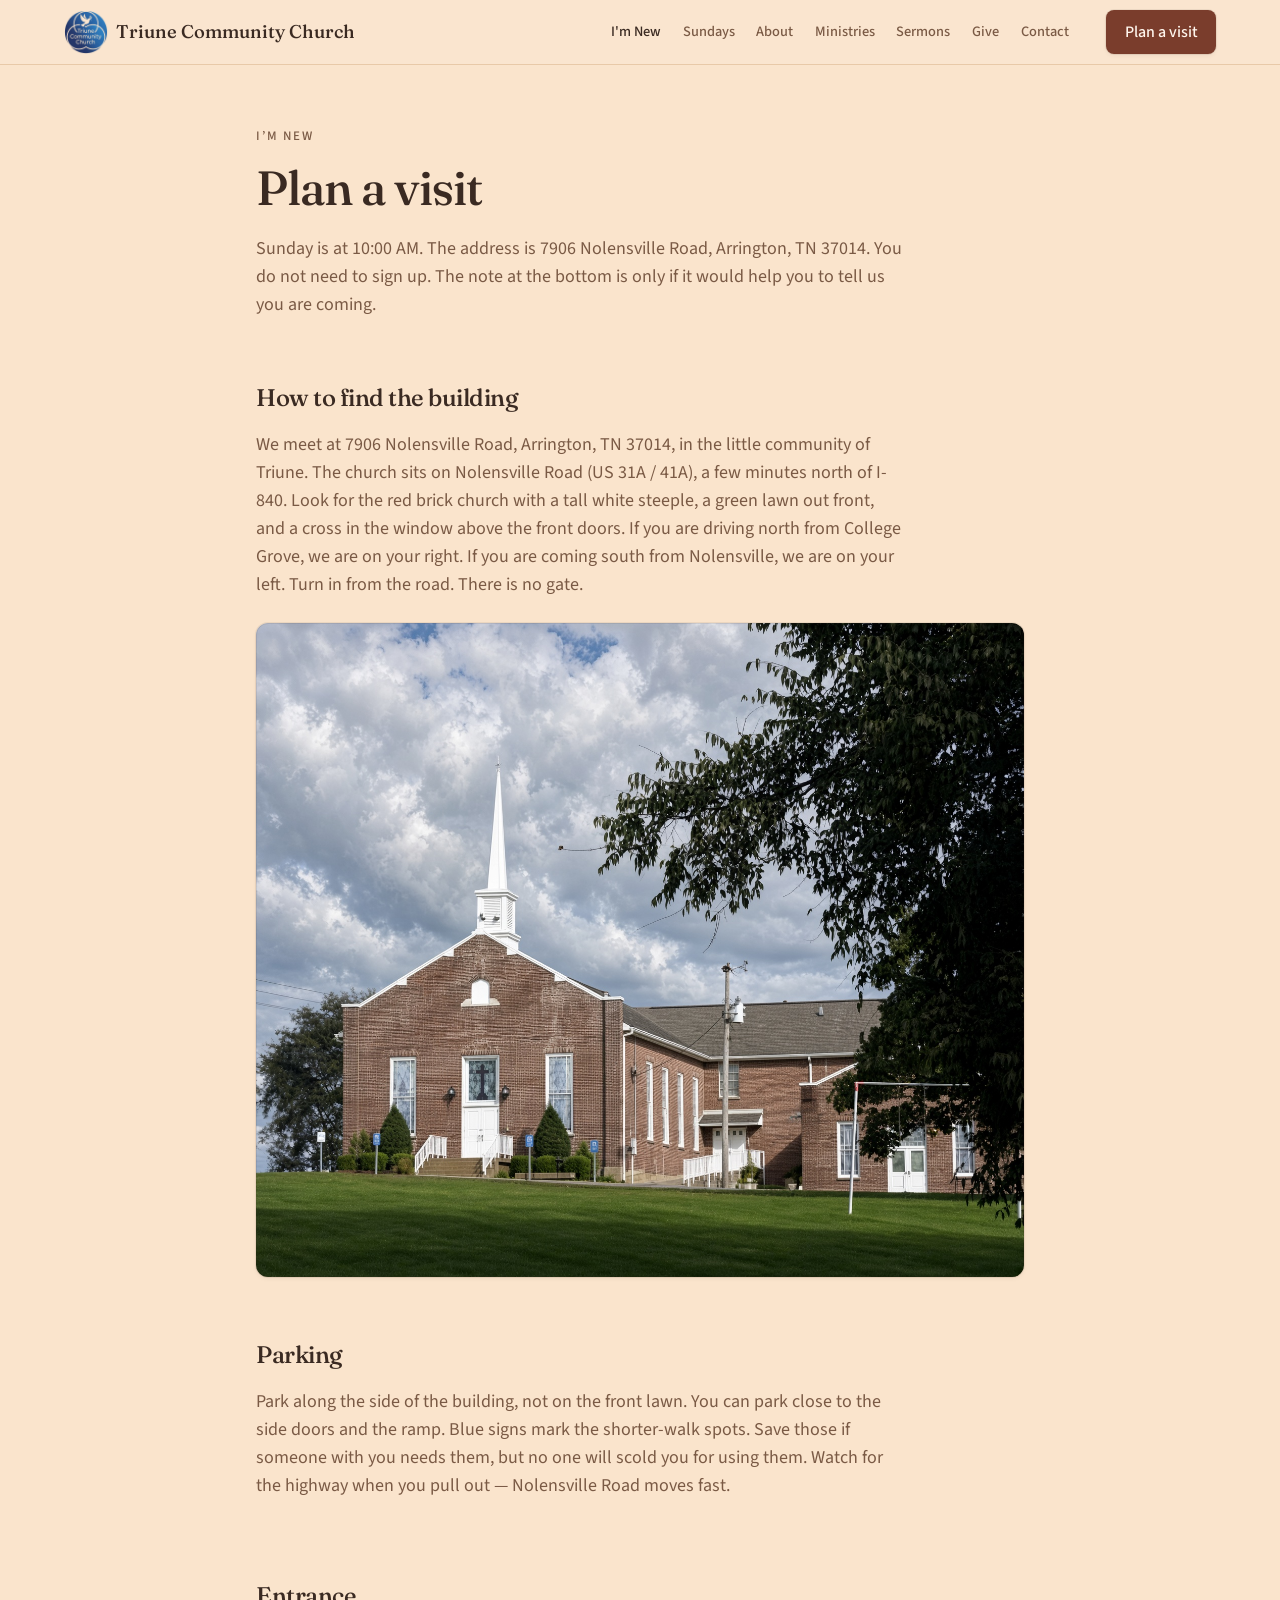
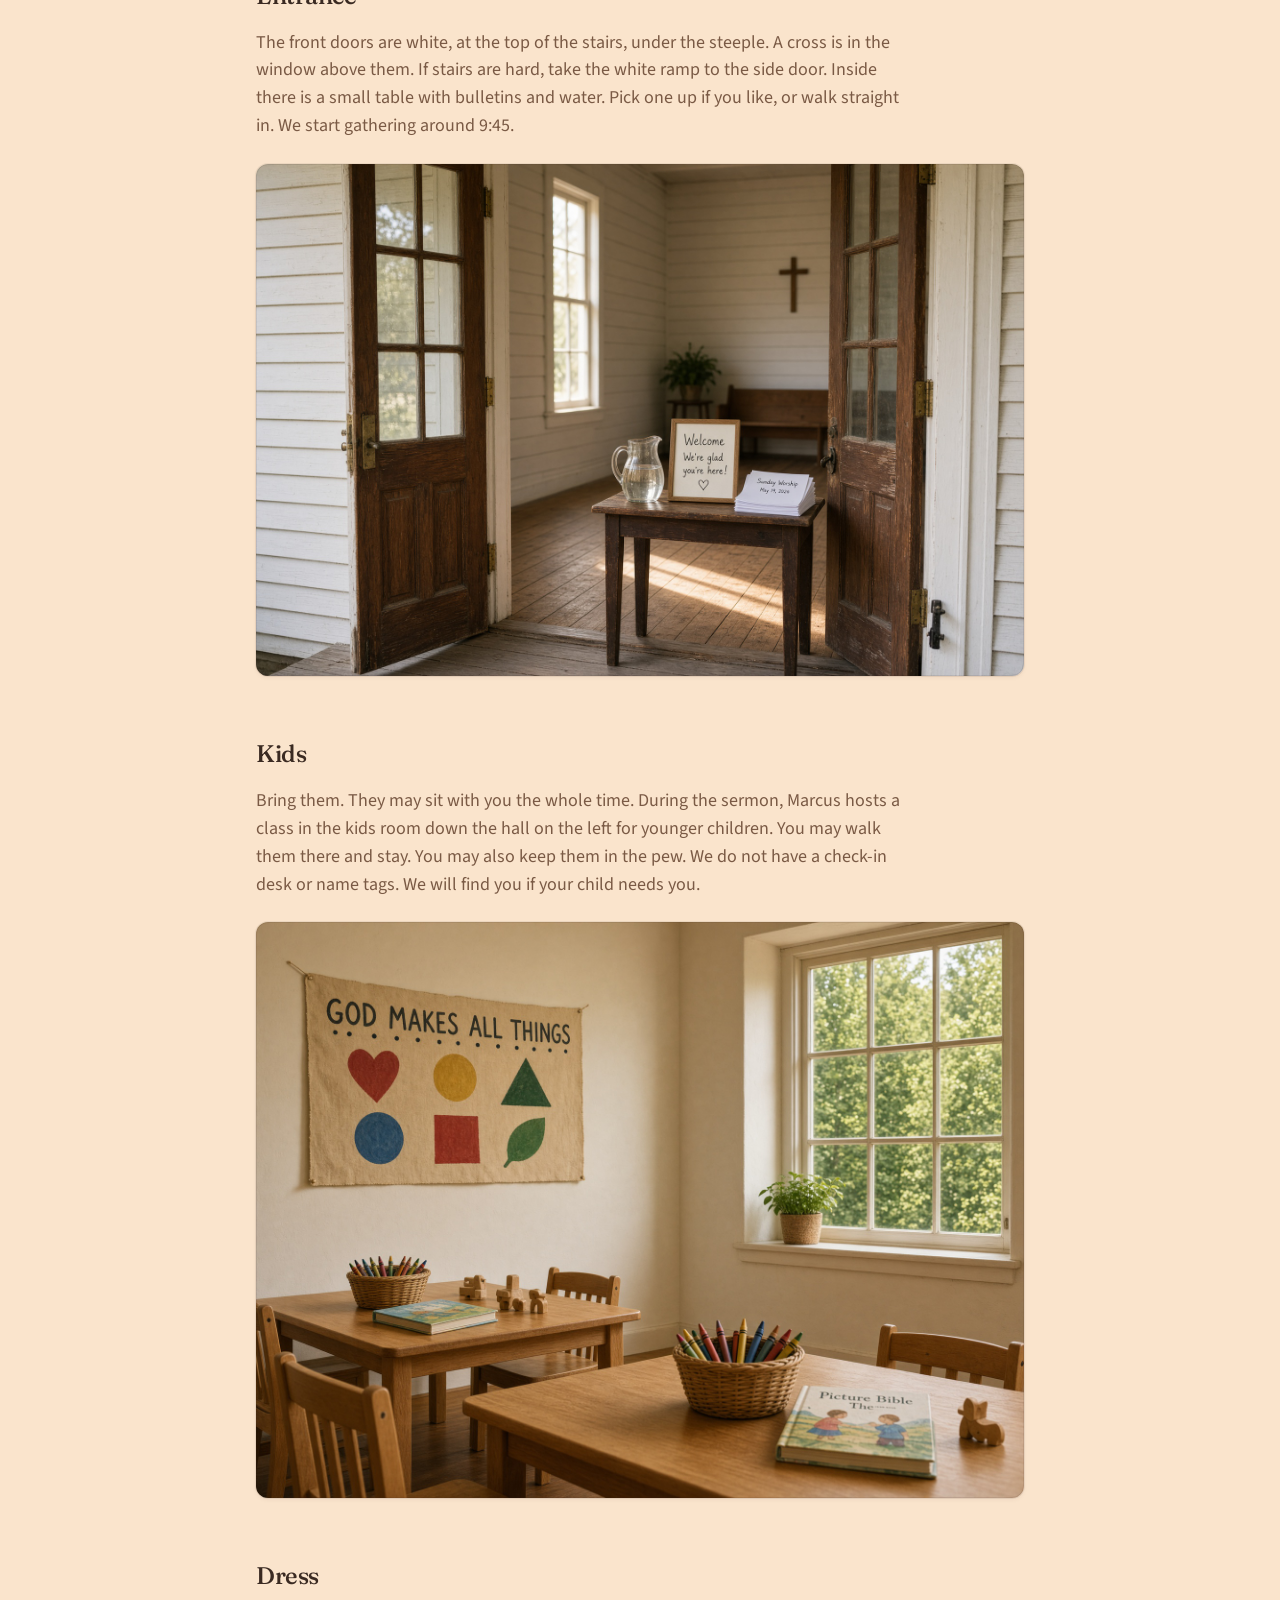
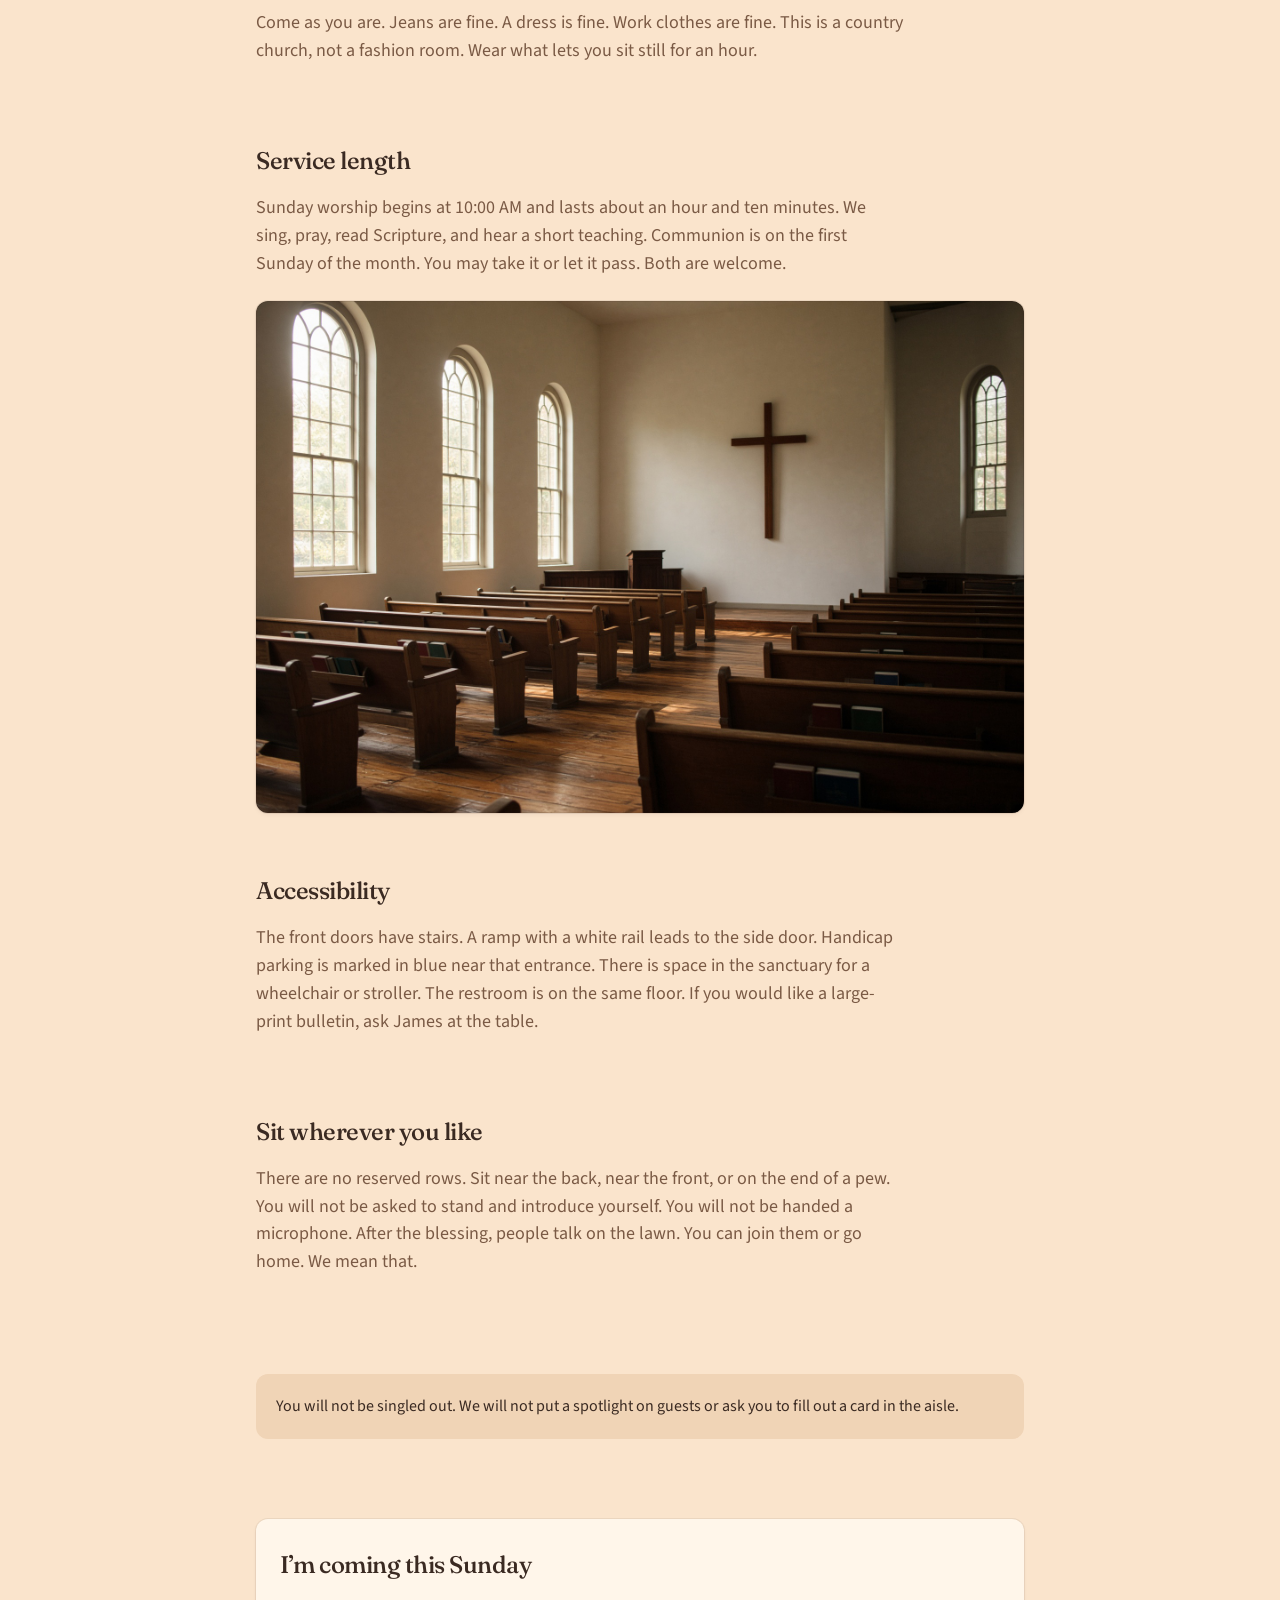
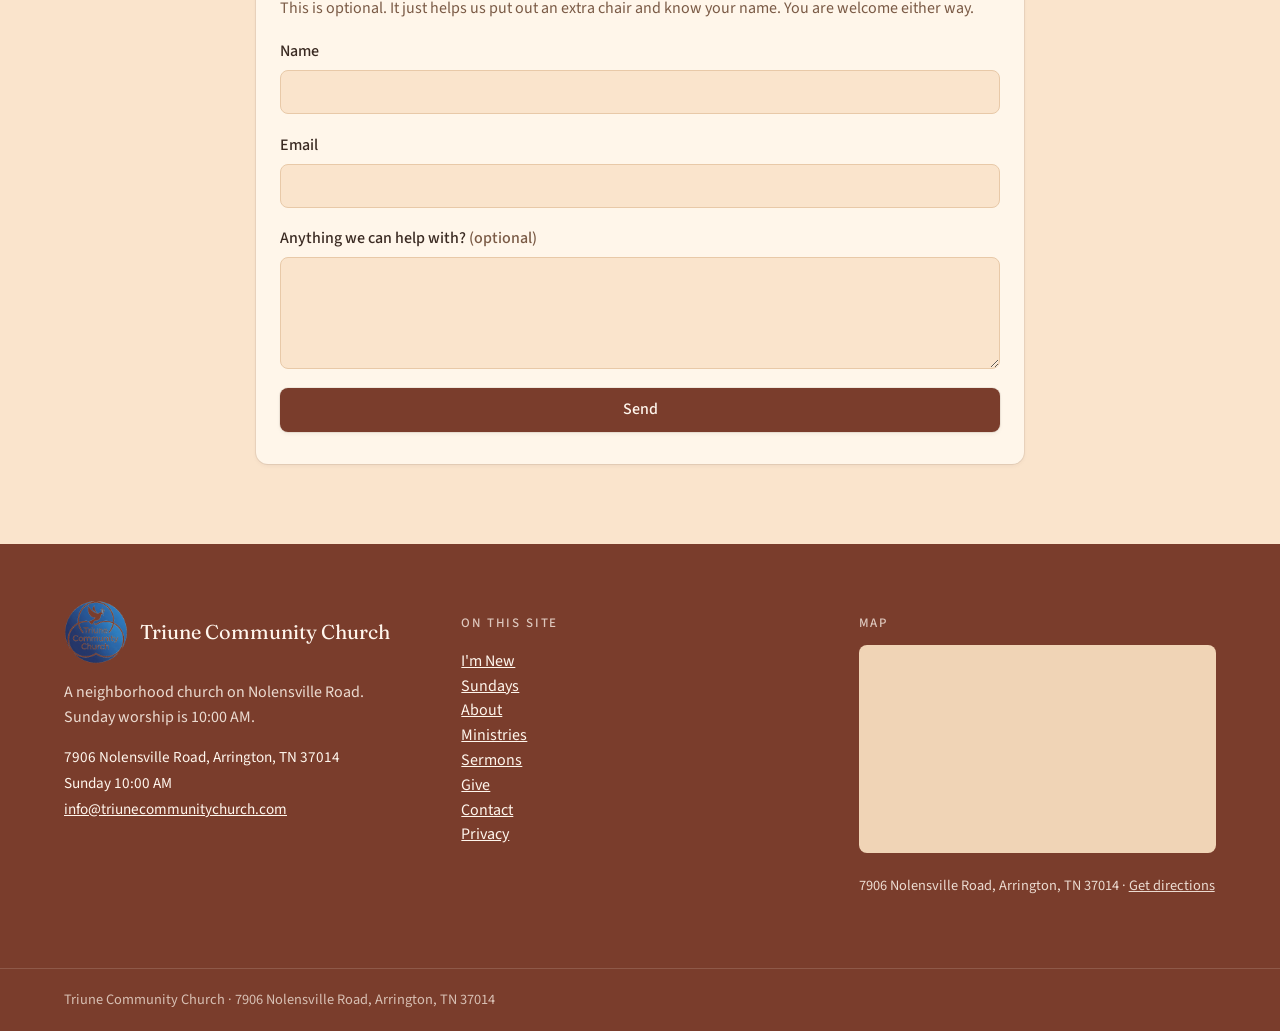
<file: im-new.html>
<!DOCTYPE html>
<html lang="en">
<head>
  <meta charset="utf-8">
  <meta name="viewport" content="width=device-width, initial-scale=1">
  <title>I’m New · Triune Community Church</title>
  <meta name="description" content="Plan a visit to Triune Community Church. Sunday at 10:00 AM, 7906 Nolensville Road, Arrington, TN 37014.">
  <meta name="theme-color" content="#FAE4CC">
  <link rel="icon" type="image/png" href="images/logo-128.png">
  <link rel="icon" type="image/svg+xml" href="favicon.svg">
  <meta property="og:title" content="Triune Community Church">
  <meta property="og:description" content="Plan a visit to Triune Community Church. Sunday at 10:00 AM, 7906 Nolensville Road, Arrington, TN 37014.">
  <meta property="og:image" content="og.jpg">
  <meta name="twitter:card" content="summary_large_image">
  <link rel="preconnect" href="https://fonts.googleapis.com">
  <link rel="preconnect" href="https://fonts.gstatic.com" crossorigin>
  <link rel="stylesheet" href="https://fonts.googleapis.com/css2?family=Fraunces:opsz,wght@9..144,500;9..144,600&family=Source+Sans+3:ital,wght@0,400;0,500;0,600;1,400&display=swap">
  <link rel="stylesheet" href="css/site.css">
  
</head>
<body>
<a class="skip" href="#main">Skip to content</a>
<header class="site">
  <div class="nav-bar">
    <a class="brand" href="index.html" aria-label="Triune Community Church, home">
      <img class="no-outline" src="images/logo.png" width="44" height="44" alt="">
      <span class="short">Triune</span>
      <span class="full">Triune Community Church</span>
    </a>
    <nav class="desktop" aria-label="Primary">
        <a href="im-new.html" aria-current="page">I'm New</a>
        <a href="sundays.html">Sundays</a>
        <a href="about.html">About</a>
        <a href="ministries.html">Ministries</a>
        <a href="sermons.html">Sermons</a>
        <a href="give.html">Give</a>
        <a href="contact.html">Contact</a>
    </nav>
    <div class="header-actions">
      <a class="btn btn-primary" href="im-new.html">Plan a visit</a>
      <button class="btn-menu" type="button" data-open-menu aria-label="Open menu">
        <svg width="20" height="20" viewBox="0 0 24 24" fill="none" stroke="currentColor" stroke-width="1.75" aria-hidden="true"><path d="M4 7h16M4 12h16M4 17h16"/></svg>
      </button>
    </div>
  </div>
</header>
<div class="drawer" id="menu" aria-hidden="true">
  <div class="drawer-bg" data-close-menu></div>
  <div class="drawer-panel" role="dialog" aria-label="Menu">
    <div style="display:flex;justify-content:space-between;align-items:center;margin-bottom:2rem">
      <p style="font-family:var(--display);font-size:1.25rem;margin:0">Menu</p>
      <button class="btn-menu" type="button" data-close-menu aria-label="Close menu">
        <svg width="20" height="20" viewBox="0 0 24 24" fill="none" stroke="currentColor" stroke-width="1.75" aria-hidden="true"><path d="M6 6l12 12M18 6L6 18"/></svg>
      </button>
    </div>
    <nav aria-label="Mobile">
        <a href="im-new.html" aria-current="page">I'm New</a>
        <a href="sundays.html">Sundays</a>
        <a href="about.html">About</a>
        <a href="ministries.html">Ministries</a>
        <a href="sermons.html">Sermons</a>
        <a href="give.html">Give</a>
        <a href="contact.html">Contact</a>
    </nav>
    <p class="muted" style="margin-top:auto;padding-top:2rem">Sunday at 10:00 AM · Arrington, TN<br>7906 Nolensville Road, Arrington, TN 37014</p>
  </div>
</div>
<main id="main">
  <header class="wrap-narrow intro">
    <p class="kicker">I’m New</p>
    <h1 class="page-title">Plan a visit</h1>
    <p class="lead">Sunday is at 10:00 AM. The address is 7906 Nolensville Road, Arrington, TN 37014. You do not need to sign up. The note at the bottom is only if it would help you to tell us you are coming.</p>
  </header>
  <div class="wrap-narrow" style="display:grid;gap:4rem;padding-top:2rem">
    <article id="find-us" style="scroll-margin-top:6rem"><h2>How to find the building</h2><p class="lead">We meet at 7906 Nolensville Road, Arrington, TN 37014, in the little community of Triune. The church sits on Nolensville Road (US 31A / 41A), a few minutes north of I-840. Look for the red brick church with a tall white steeple, a green lawn out front, and a cross in the window above the front doors. If you are driving north from College Grove, we are on your right. If you are coming south from Nolensville, we are on your left. Turn in from the road. There is no gate.</p><img class="rounded-img" src="images/church-exterior.jpg" alt="The brick church with a white steeple on Nolensville Road." style="margin-top:1.5rem"></article><article id="parking" style="scroll-margin-top:6rem"><h2>Parking</h2><p class="lead">Park along the side of the building, not on the front lawn. You can park close to the side doors and the ramp. Blue signs mark the shorter-walk spots. Save those if someone with you needs them, but no one will scold you for using them. Watch for the highway when you pull out — Nolensville Road moves fast.</p></article><article id="entrance" style="scroll-margin-top:6rem"><h2>Entrance</h2><p class="lead">The front doors are white, at the top of the stairs, under the steeple. A cross is in the window above them. If stairs are hard, take the white ramp to the side door. Inside there is a small table with bulletins and water. Pick one up if you like, or walk straight in. We start gathering around 9:45.</p><img class="rounded-img" src="images/welcome-table.jpg" alt="Open wooden doors and a simple welcome table." style="margin-top:1.5rem"></article><article id="kids" style="scroll-margin-top:6rem"><h2>Kids</h2><p class="lead">Bring them. They may sit with you the whole time. During the sermon, Marcus hosts a class in the kids room down the hall on the left for younger children. You may walk them there and stay. You may also keep them in the pew. We do not have a check-in desk or name tags. We will find you if your child needs you.</p><img class="rounded-img" src="images/kids-room.jpg" alt="A quiet kids classroom with low tables and crayons." style="margin-top:1.5rem"></article><article id="dress" style="scroll-margin-top:6rem"><h2>Dress</h2><p class="lead">Come as you are. Jeans are fine. A dress is fine. Work clothes are fine. This is a country church, not a fashion room. Wear what lets you sit still for an hour.</p></article><article id="length" style="scroll-margin-top:6rem"><h2>Service length</h2><p class="lead">Sunday worship begins at 10:00 AM and lasts about an hour and ten minutes. We sing, pray, read Scripture, and hear a short teaching. Communion is on the first Sunday of the month. You may take it or let it pass. Both are welcome.</p><img class="rounded-img" src="images/sanctuary.jpg" alt="The sanctuary in morning light." style="margin-top:1.5rem"></article><article id="access" style="scroll-margin-top:6rem"><h2>Accessibility</h2><p class="lead">The front doors have stairs. A ramp with a white rail leads to the side door. Handicap parking is marked in blue near that entrance. There is space in the sanctuary for a wheelchair or stroller. The restroom is on the same floor. If you would like a large-print bulletin, ask James at the table.</p></article><article id="seating" style="scroll-margin-top:6rem"><h2>Sit wherever you like</h2><p class="lead">There are no reserved rows. Sit near the back, near the front, or on the end of a pew. You will not be asked to stand and introduce yourself. You will not be handed a microphone. After the blessing, people talk on the lawn. You can join them or go home. We mean that.</p></article>
    <p class="note">You will not be singled out. We will not put a spotlight on guests or ask you to fill out a card in the aisle.</p>
    <div id="coming" style="scroll-margin-top:6rem">
      
<div class="card">
  <form class="form" data-church-form>
    <h2>I’m coming this Sunday</h2>
    <p class="muted">This is optional. It just helps us put out an extra chair and know your name. You are welcome either way.</p>
    <div class="field">
      <label for="coming-name">Name</label>
      <input id="coming-name" name="name" autocomplete="name" required>
    </div>
    <div class="field">
      <label for="coming-email">Email</label>
      <input id="coming-email" name="email" type="email" autocomplete="email" required>
    </div>
    <div class="field">
      <label for="coming-message">Anything we can help with? <span class="muted">(optional)</span></label>
      <textarea id="coming-message" name="message"></textarea>
    </div>
    <div class="field"><button class="btn btn-primary" type="submit">Send</button></div>
  </form>
  <div class="form" data-thanks hidden>
    <h2>I’m coming this Sunday</h2>
    <p class="muted">Glad you’ll be with us. Look for the brick church with the white steeple on Nolensville Road. Sit wherever you like. No one will call you out.</p>
    <p class="muted" style="margin-top:1rem">You can also reach us at <a href="mailto:info@triunecommunitychurch.com">info@triunecommunitychurch.com</a>.</p>
  </div>
</div>
    </div>
  </div>
</main>
<footer class="site">
  <div class="wrap footer-grid">
    <div>
      <div style="display:flex;align-items:center;gap:0.75rem">
        <img class="no-outline" src="images/logo.png" width="64" height="64" alt="">
        <p style="font-family:var(--display);font-size:1.25rem;margin:0">Triune Community Church</p>
      </div>
      <p style="opacity:.85;max-width:22rem">A neighborhood church on Nolensville Road. Sunday worship is 10:00 AM.</p>
      <p style="font-size:0.95rem;line-height:1.7">
        7906 Nolensville Road, Arrington, TN 37014<br>
        Sunday 10:00 AM<br>
        <a href="mailto:info@triunecommunitychurch.com">info@triunecommunitychurch.com</a>
      </p>
    </div>
    <div>
      <p class="kicker" style="color:rgb(255 246 237 / 0.75)">On this site</p>
      <ul style="list-style:none;padding:0;margin:1rem 0 0">
          <li><a href="im-new.html">I'm New</a></li>
          <li><a href="sundays.html">Sundays</a></li>
          <li><a href="about.html">About</a></li>
          <li><a href="ministries.html">Ministries</a></li>
          <li><a href="sermons.html">Sermons</a></li>
          <li><a href="give.html">Give</a></li>
          <li><a href="contact.html">Contact</a></li>
        <li><a href="privacy.html">Privacy</a></li>
      </ul>
    </div>
    <div>
      <p class="kicker" style="color:rgb(255 246 237 / 0.75);margin-bottom:0.75rem">Map</p>
      <div class="map"><iframe title="Map pin for Triune Community Church at 7906 Nolensville Road, Arrington, TN 37014" src="https://www.openstreetmap.org/export/embed.html?bbox=-86.6685%2C35.8585%2C-86.6495%2C35.8692&layer=mapnik&marker=35.86382%2C-86.65897" loading="lazy" referrerpolicy="no-referrer-when-downgrade"></iframe></div>
      <p style="font-size:0.9rem;opacity:.85">7906 Nolensville Road, Arrington, TN 37014 · <a href="https://www.google.com/maps/dir/?api=1&destination=7906+Nolensville+Road,+Arrington,+TN+37014">Get directions</a></p>
    </div>
  </div>
  <div class="footer-bar"><div class="wrap">Triune Community Church · 7906 Nolensville Road, Arrington, TN 37014</div></div>
</footer>
<script src="js/site.js"></script>
</body>
</html>
</file>
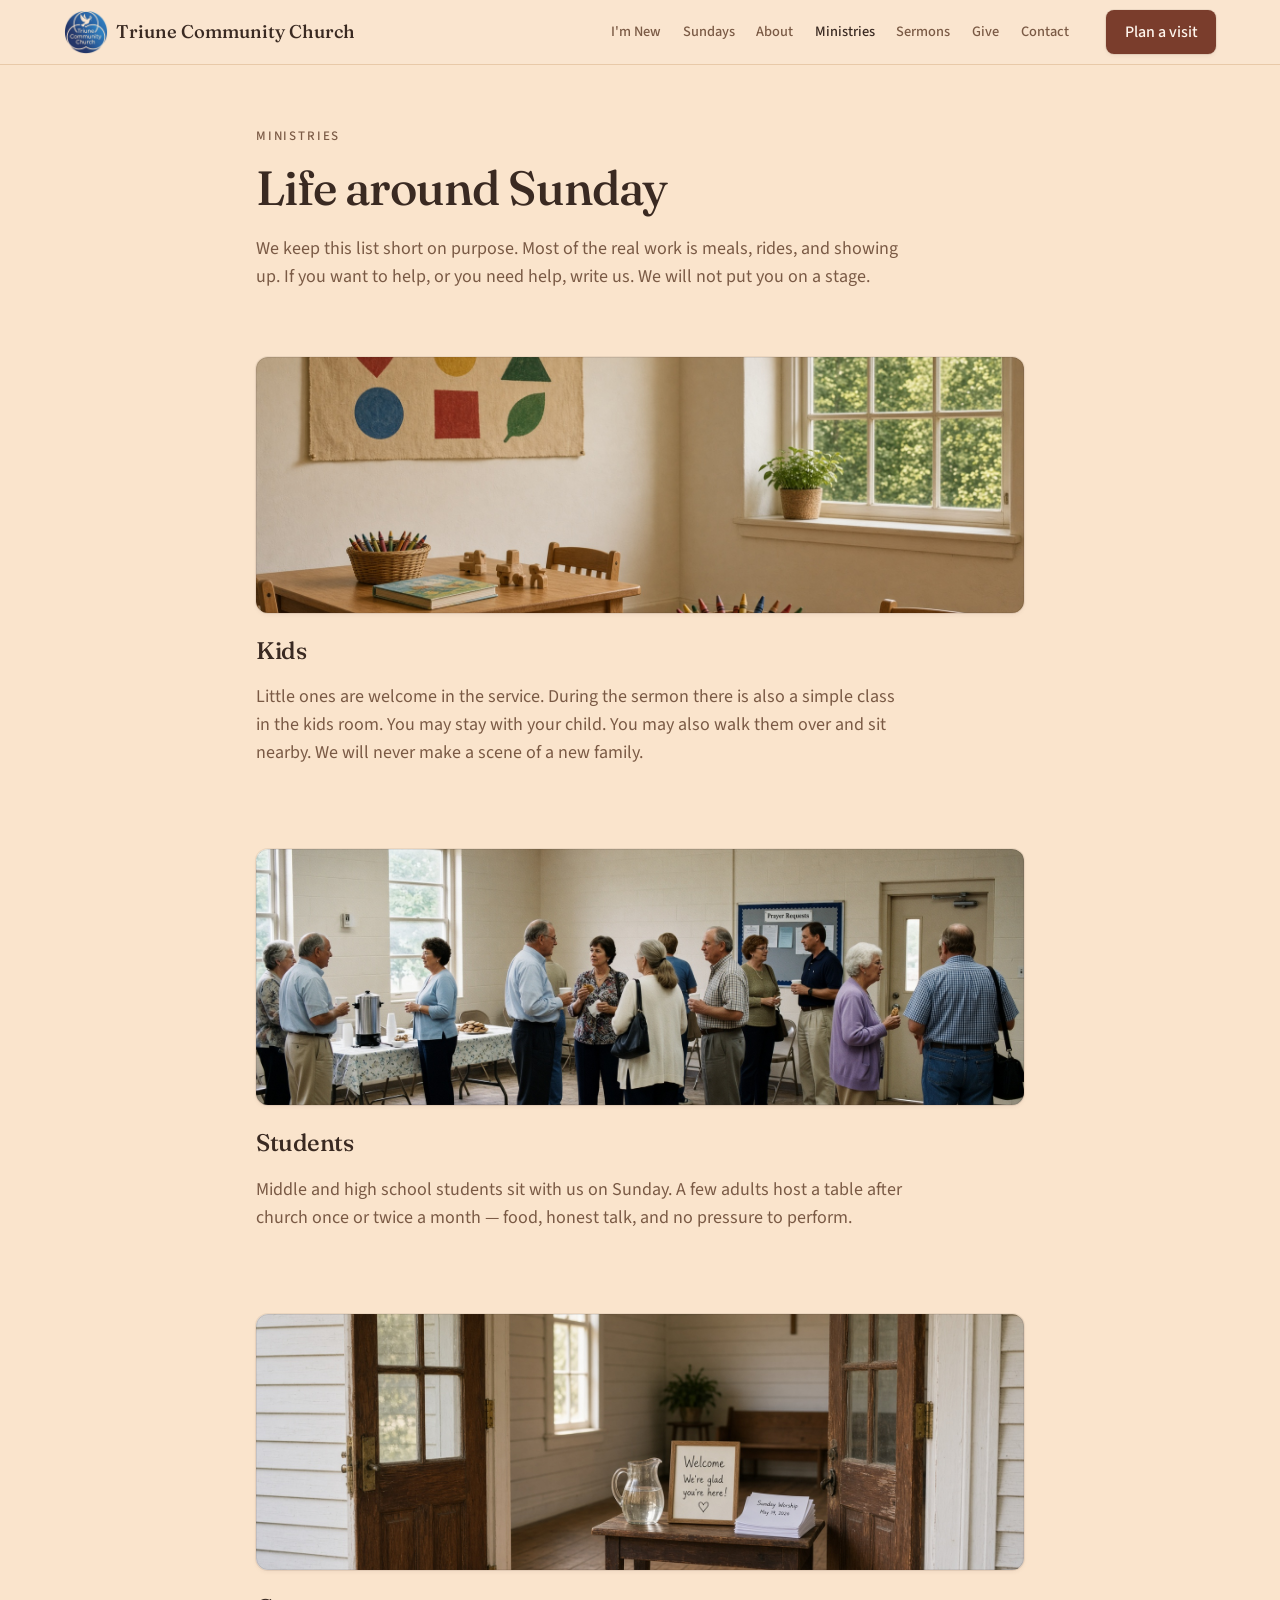
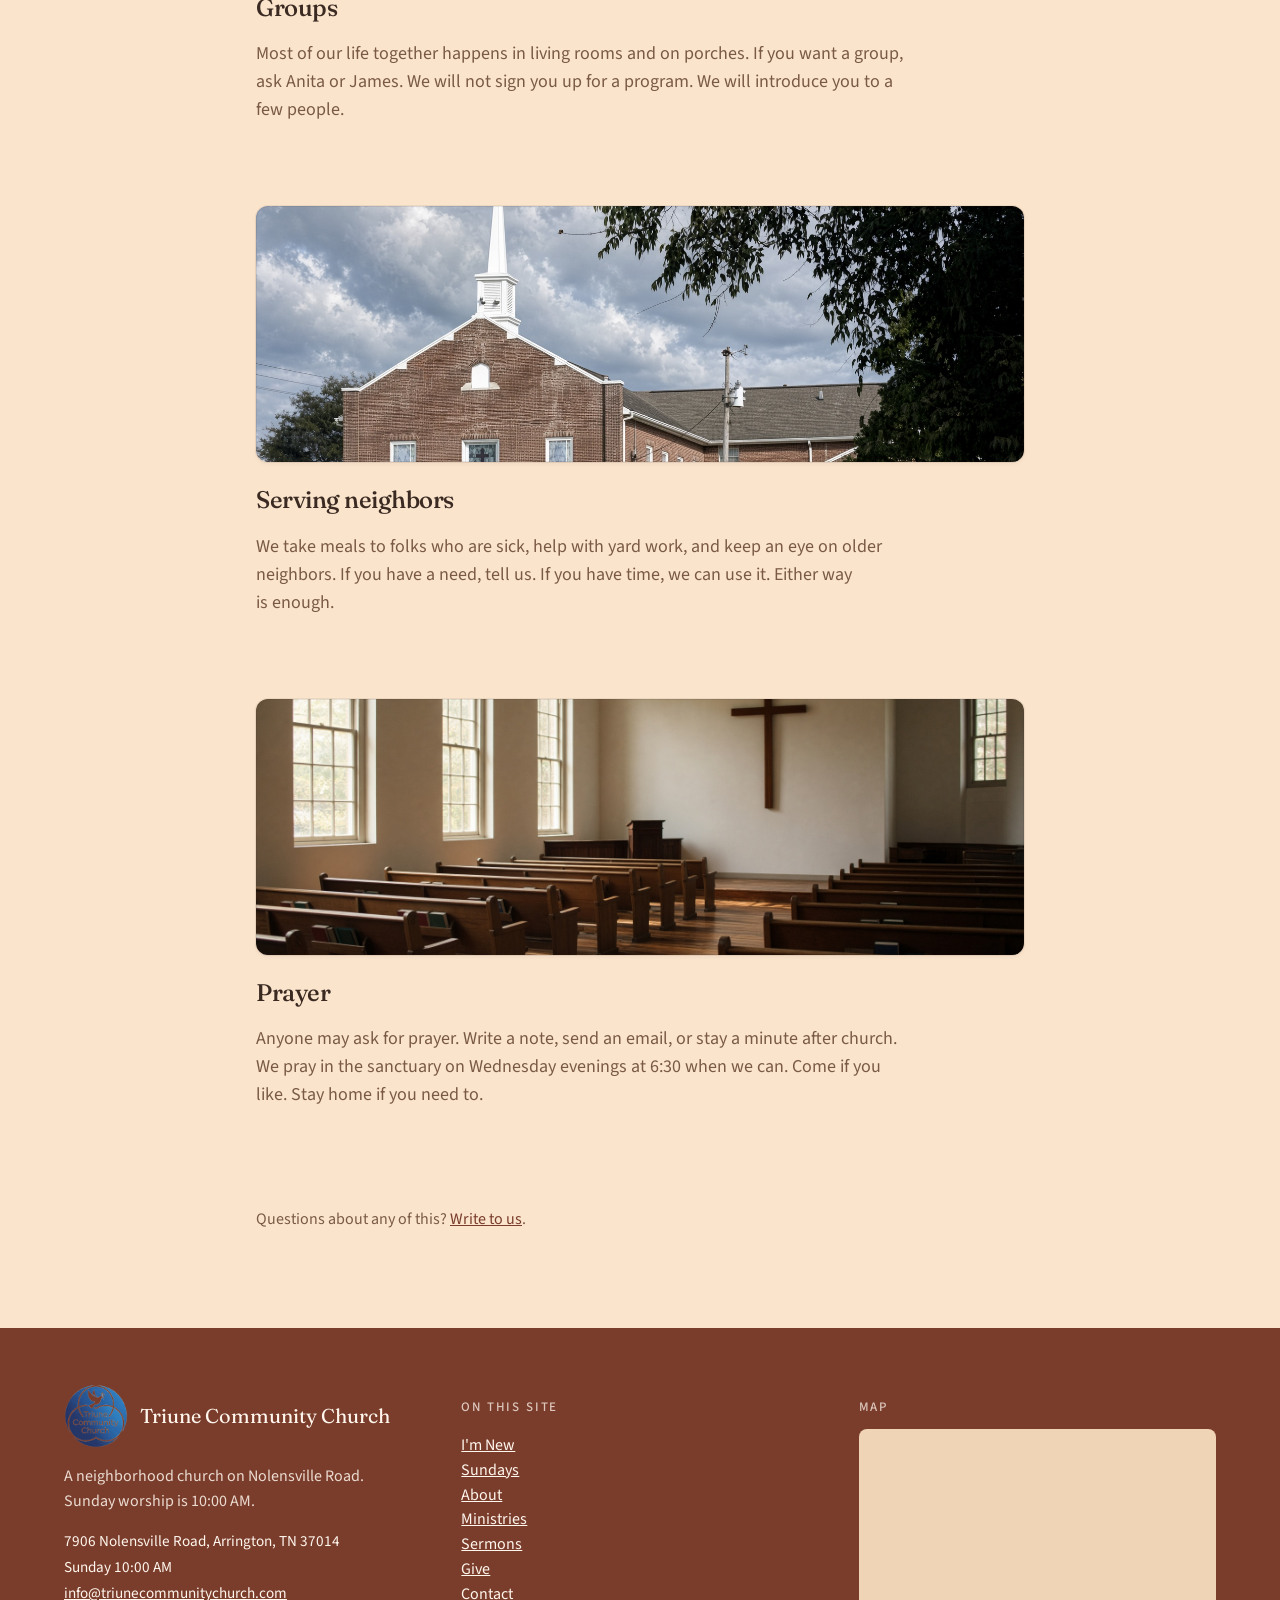
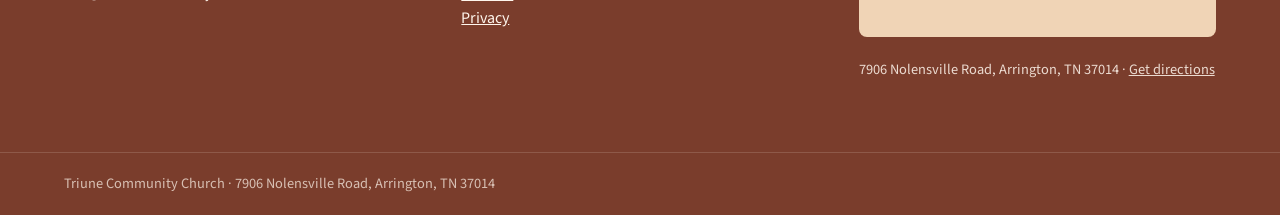
<file: ministries.html>
<!DOCTYPE html>
<html lang="en">
<head>
  <meta charset="utf-8">
  <meta name="viewport" content="width=device-width, initial-scale=1">
  <title>Ministries · Triune Community Church</title>
  <meta name="description" content="Kids, students, groups, serving neighbors, and prayer at Triune Community Church in Arrington.">
  <meta name="theme-color" content="#FAE4CC">
  <link rel="icon" type="image/png" href="images/logo-128.png">
  <link rel="icon" type="image/svg+xml" href="favicon.svg">
  <meta property="og:title" content="Triune Community Church">
  <meta property="og:description" content="Kids, students, groups, serving neighbors, and prayer at Triune Community Church in Arrington.">
  <meta property="og:image" content="og.jpg">
  <meta name="twitter:card" content="summary_large_image">
  <link rel="preconnect" href="https://fonts.googleapis.com">
  <link rel="preconnect" href="https://fonts.gstatic.com" crossorigin>
  <link rel="stylesheet" href="https://fonts.googleapis.com/css2?family=Fraunces:opsz,wght@9..144,500;9..144,600&family=Source+Sans+3:ital,wght@0,400;0,500;0,600;1,400&display=swap">
  <link rel="stylesheet" href="css/site.css">
  
</head>
<body>
<a class="skip" href="#main">Skip to content</a>
<header class="site">
  <div class="nav-bar">
    <a class="brand" href="index.html" aria-label="Triune Community Church, home">
      <img class="no-outline" src="images/logo.png" width="44" height="44" alt="">
      <span class="short">Triune</span>
      <span class="full">Triune Community Church</span>
    </a>
    <nav class="desktop" aria-label="Primary">
        <a href="im-new.html">I'm New</a>
        <a href="sundays.html">Sundays</a>
        <a href="about.html">About</a>
        <a href="ministries.html" aria-current="page">Ministries</a>
        <a href="sermons.html">Sermons</a>
        <a href="give.html">Give</a>
        <a href="contact.html">Contact</a>
    </nav>
    <div class="header-actions">
      <a class="btn btn-primary" href="im-new.html">Plan a visit</a>
      <button class="btn-menu" type="button" data-open-menu aria-label="Open menu">
        <svg width="20" height="20" viewBox="0 0 24 24" fill="none" stroke="currentColor" stroke-width="1.75" aria-hidden="true"><path d="M4 7h16M4 12h16M4 17h16"/></svg>
      </button>
    </div>
  </div>
</header>
<div class="drawer" id="menu" aria-hidden="true">
  <div class="drawer-bg" data-close-menu></div>
  <div class="drawer-panel" role="dialog" aria-label="Menu">
    <div style="display:flex;justify-content:space-between;align-items:center;margin-bottom:2rem">
      <p style="font-family:var(--display);font-size:1.25rem;margin:0">Menu</p>
      <button class="btn-menu" type="button" data-close-menu aria-label="Close menu">
        <svg width="20" height="20" viewBox="0 0 24 24" fill="none" stroke="currentColor" stroke-width="1.75" aria-hidden="true"><path d="M6 6l12 12M18 6L6 18"/></svg>
      </button>
    </div>
    <nav aria-label="Mobile">
        <a href="im-new.html">I'm New</a>
        <a href="sundays.html">Sundays</a>
        <a href="about.html">About</a>
        <a href="ministries.html" aria-current="page">Ministries</a>
        <a href="sermons.html">Sermons</a>
        <a href="give.html">Give</a>
        <a href="contact.html">Contact</a>
    </nav>
    <p class="muted" style="margin-top:auto;padding-top:2rem">Sunday at 10:00 AM · Arrington, TN<br>7906 Nolensville Road, Arrington, TN 37014</p>
  </div>
</div>
<main id="main">
  <header class="wrap-narrow intro">
    <p class="kicker">Ministries</p>
    <h1 class="page-title">Life around Sunday</h1>
    <p class="lead">We keep this list short on purpose. Most of the real work is meals, rides, and showing up. If you want to help, or you need help, write us. We will not put you on a stage.</p>
  </header>
  <div class="wrap-narrow" style="display:grid;gap:4rem;padding-top:2rem">
    <article><img class="rounded-img" src="images/kids-room.jpg" alt="An empty children’s classroom with low tables, crayons, and a window onto trees." style="height:16rem;object-fit:cover"><h2 style="margin-top:1.5rem">Kids</h2><p class="lead">Little ones are welcome in the service. During the sermon there is also a simple class in the kids room. You may stay with your child. You may also walk them over and sit nearby. We will never make a scene of a new family.</p></article><article><img class="rounded-img" src="images/congregation.jpg" alt="Neighbors talking over coffee in the fellowship hall." style="height:16rem;object-fit:cover"><h2 style="margin-top:1.5rem">Students</h2><p class="lead">Middle and high school students sit with us on Sunday. A few adults host a table after church once or twice a month — food, honest talk, and no pressure to perform.</p></article><article><img class="rounded-img" src="images/welcome-table.jpg" alt="A small welcome table just inside the church doors." style="height:16rem;object-fit:cover"><h2 style="margin-top:1.5rem">Groups</h2><p class="lead">Most of our life together happens in living rooms and on porches. If you want a group, ask Anita or James. We will not sign you up for a program. We will introduce you to a few people.</p></article><article><img class="rounded-img" src="images/parking.jpg" alt="The brick church, lawn, and side entrance on Nolensville Road." style="height:16rem;object-fit:cover"><h2 style="margin-top:1.5rem">Serving neighbors</h2><p class="lead">We take meals to folks who are sick, help with yard work, and keep an eye on older neighbors. If you have a need, tell us. If you have time, we can use it. Either way is enough.</p></article><article><img class="rounded-img" src="images/sanctuary.jpg" alt="Wooden pews and a simple wooden cross in morning light." style="height:16rem;object-fit:cover"><h2 style="margin-top:1.5rem">Prayer</h2><p class="lead">Anyone may ask for prayer. Write a note, send an email, or stay a minute after church. We pray in the sanctuary on Wednesday evenings at 6:30 when we can. Come if you like. Stay home if you need to.</p></article>
    <p class="muted">Questions about any of this? <a href="contact.html">Write to us</a>.</p>
  </div>
</main>
<footer class="site">
  <div class="wrap footer-grid">
    <div>
      <div style="display:flex;align-items:center;gap:0.75rem">
        <img class="no-outline" src="images/logo.png" width="64" height="64" alt="">
        <p style="font-family:var(--display);font-size:1.25rem;margin:0">Triune Community Church</p>
      </div>
      <p style="opacity:.85;max-width:22rem">A neighborhood church on Nolensville Road. Sunday worship is 10:00 AM.</p>
      <p style="font-size:0.95rem;line-height:1.7">
        7906 Nolensville Road, Arrington, TN 37014<br>
        Sunday 10:00 AM<br>
        <a href="mailto:info@triunecommunitychurch.com">info@triunecommunitychurch.com</a>
      </p>
    </div>
    <div>
      <p class="kicker" style="color:rgb(255 246 237 / 0.75)">On this site</p>
      <ul style="list-style:none;padding:0;margin:1rem 0 0">
          <li><a href="im-new.html">I'm New</a></li>
          <li><a href="sundays.html">Sundays</a></li>
          <li><a href="about.html">About</a></li>
          <li><a href="ministries.html">Ministries</a></li>
          <li><a href="sermons.html">Sermons</a></li>
          <li><a href="give.html">Give</a></li>
          <li><a href="contact.html">Contact</a></li>
        <li><a href="privacy.html">Privacy</a></li>
      </ul>
    </div>
    <div>
      <p class="kicker" style="color:rgb(255 246 237 / 0.75);margin-bottom:0.75rem">Map</p>
      <div class="map"><iframe title="Map pin for Triune Community Church at 7906 Nolensville Road, Arrington, TN 37014" src="https://www.openstreetmap.org/export/embed.html?bbox=-86.6685%2C35.8585%2C-86.6495%2C35.8692&layer=mapnik&marker=35.86382%2C-86.65897" loading="lazy" referrerpolicy="no-referrer-when-downgrade"></iframe></div>
      <p style="font-size:0.9rem;opacity:.85">7906 Nolensville Road, Arrington, TN 37014 · <a href="https://www.google.com/maps/dir/?api=1&destination=7906+Nolensville+Road,+Arrington,+TN+37014">Get directions</a></p>
    </div>
  </div>
  <div class="footer-bar"><div class="wrap">Triune Community Church · 7906 Nolensville Road, Arrington, TN 37014</div></div>
</footer>
<script src="js/site.js"></script>
</body>
</html>
</file>
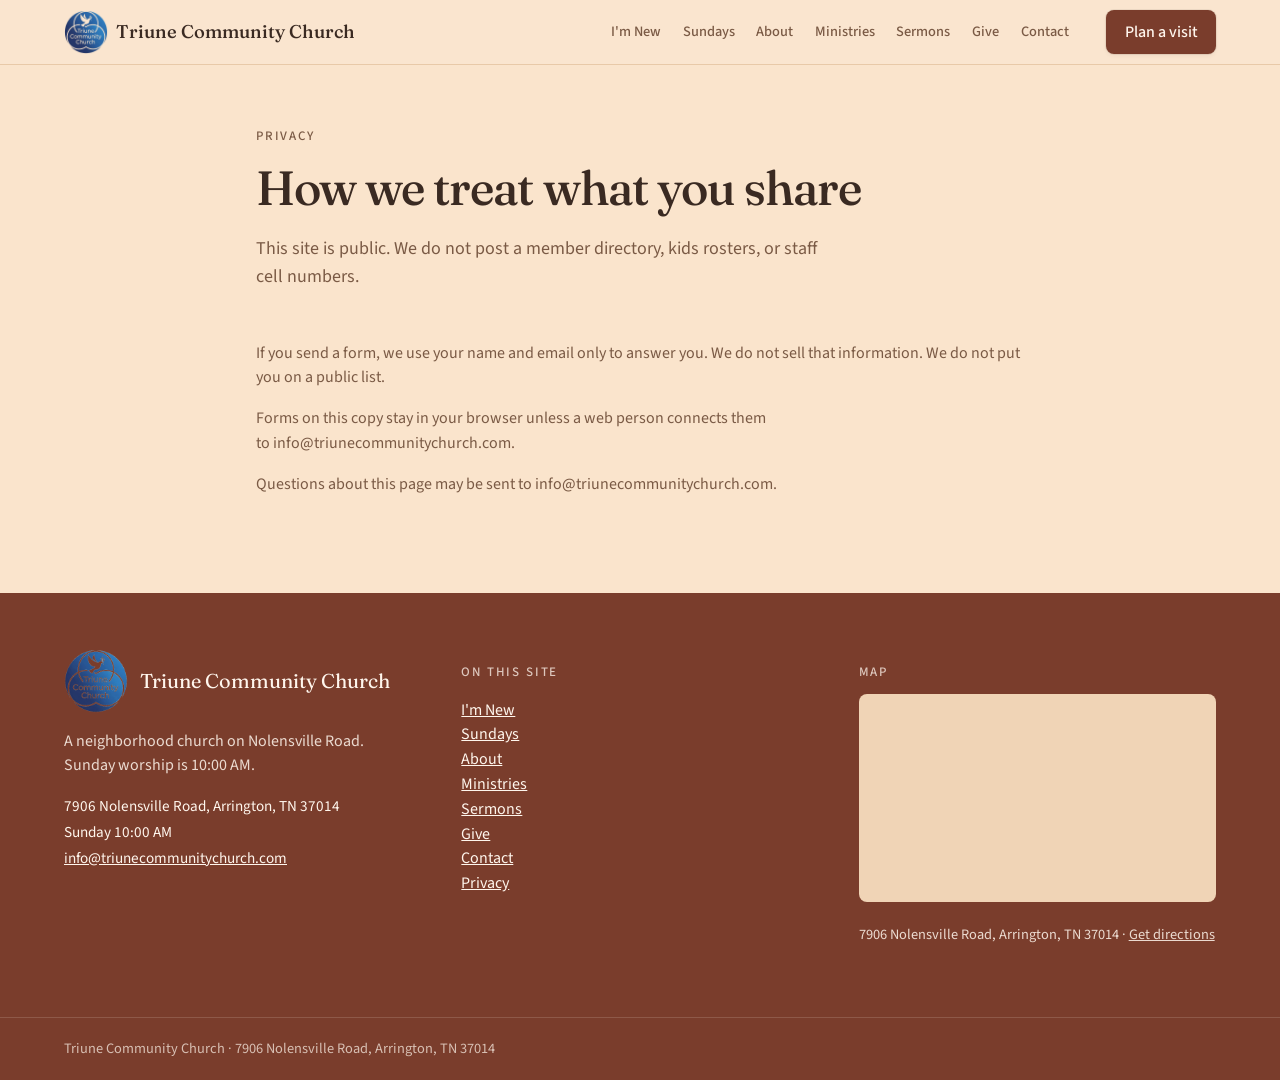
<file: privacy.html>
<!DOCTYPE html>
<html lang="en">
<head>
  <meta charset="utf-8">
  <meta name="viewport" content="width=device-width, initial-scale=1">
  <title>Privacy · Triune Community Church</title>
  <meta name="description" content="How Triune Community Church treats the names and messages you share on this site.">
  <meta name="theme-color" content="#FAE4CC">
  <link rel="icon" type="image/png" href="images/logo-128.png">
  <link rel="icon" type="image/svg+xml" href="favicon.svg">
  <meta property="og:title" content="Triune Community Church">
  <meta property="og:description" content="How Triune Community Church treats the names and messages you share on this site.">
  <meta property="og:image" content="og.jpg">
  <meta name="twitter:card" content="summary_large_image">
  <link rel="preconnect" href="https://fonts.googleapis.com">
  <link rel="preconnect" href="https://fonts.gstatic.com" crossorigin>
  <link rel="stylesheet" href="https://fonts.googleapis.com/css2?family=Fraunces:opsz,wght@9..144,500;9..144,600&family=Source+Sans+3:ital,wght@0,400;0,500;0,600;1,400&display=swap">
  <link rel="stylesheet" href="css/site.css">
  
</head>
<body>
<a class="skip" href="#main">Skip to content</a>
<header class="site">
  <div class="nav-bar">
    <a class="brand" href="index.html" aria-label="Triune Community Church, home">
      <img class="no-outline" src="images/logo.png" width="44" height="44" alt="">
      <span class="short">Triune</span>
      <span class="full">Triune Community Church</span>
    </a>
    <nav class="desktop" aria-label="Primary">
        <a href="im-new.html">I'm New</a>
        <a href="sundays.html">Sundays</a>
        <a href="about.html">About</a>
        <a href="ministries.html">Ministries</a>
        <a href="sermons.html">Sermons</a>
        <a href="give.html">Give</a>
        <a href="contact.html">Contact</a>
    </nav>
    <div class="header-actions">
      <a class="btn btn-primary" href="im-new.html">Plan a visit</a>
      <button class="btn-menu" type="button" data-open-menu aria-label="Open menu">
        <svg width="20" height="20" viewBox="0 0 24 24" fill="none" stroke="currentColor" stroke-width="1.75" aria-hidden="true"><path d="M4 7h16M4 12h16M4 17h16"/></svg>
      </button>
    </div>
  </div>
</header>
<div class="drawer" id="menu" aria-hidden="true">
  <div class="drawer-bg" data-close-menu></div>
  <div class="drawer-panel" role="dialog" aria-label="Menu">
    <div style="display:flex;justify-content:space-between;align-items:center;margin-bottom:2rem">
      <p style="font-family:var(--display);font-size:1.25rem;margin:0">Menu</p>
      <button class="btn-menu" type="button" data-close-menu aria-label="Close menu">
        <svg width="20" height="20" viewBox="0 0 24 24" fill="none" stroke="currentColor" stroke-width="1.75" aria-hidden="true"><path d="M6 6l12 12M18 6L6 18"/></svg>
      </button>
    </div>
    <nav aria-label="Mobile">
        <a href="im-new.html">I'm New</a>
        <a href="sundays.html">Sundays</a>
        <a href="about.html">About</a>
        <a href="ministries.html">Ministries</a>
        <a href="sermons.html">Sermons</a>
        <a href="give.html">Give</a>
        <a href="contact.html">Contact</a>
    </nav>
    <p class="muted" style="margin-top:auto;padding-top:2rem">Sunday at 10:00 AM · Arrington, TN<br>7906 Nolensville Road, Arrington, TN 37014</p>
  </div>
</div>
<main id="main">
  <header class="wrap-narrow intro">
    <p class="kicker">Privacy</p>
    <h1 class="page-title">How we treat what you share</h1>
    <p class="lead">This site is public. We do not post a member directory, kids rosters, or staff cell numbers.</p>
  </header>
  <div class="wrap-narrow muted">
    <p>If you send a form, we use your name and email only to answer you. We do not sell that information. We do not put you on a public list.</p>
    <p>Forms on this copy stay in your browser unless a web person connects them to info@triunecommunitychurch.com.</p>
    <p>Questions about this page may be sent to info@triunecommunitychurch.com.</p>
  </div>
</main>
<footer class="site">
  <div class="wrap footer-grid">
    <div>
      <div style="display:flex;align-items:center;gap:0.75rem">
        <img class="no-outline" src="images/logo.png" width="64" height="64" alt="">
        <p style="font-family:var(--display);font-size:1.25rem;margin:0">Triune Community Church</p>
      </div>
      <p style="opacity:.85;max-width:22rem">A neighborhood church on Nolensville Road. Sunday worship is 10:00 AM.</p>
      <p style="font-size:0.95rem;line-height:1.7">
        7906 Nolensville Road, Arrington, TN 37014<br>
        Sunday 10:00 AM<br>
        <a href="mailto:info@triunecommunitychurch.com">info@triunecommunitychurch.com</a>
      </p>
    </div>
    <div>
      <p class="kicker" style="color:rgb(255 246 237 / 0.75)">On this site</p>
      <ul style="list-style:none;padding:0;margin:1rem 0 0">
          <li><a href="im-new.html">I'm New</a></li>
          <li><a href="sundays.html">Sundays</a></li>
          <li><a href="about.html">About</a></li>
          <li><a href="ministries.html">Ministries</a></li>
          <li><a href="sermons.html">Sermons</a></li>
          <li><a href="give.html">Give</a></li>
          <li><a href="contact.html">Contact</a></li>
        <li><a href="privacy.html">Privacy</a></li>
      </ul>
    </div>
    <div>
      <p class="kicker" style="color:rgb(255 246 237 / 0.75);margin-bottom:0.75rem">Map</p>
      <div class="map"><iframe title="Map pin for Triune Community Church at 7906 Nolensville Road, Arrington, TN 37014" src="https://www.openstreetmap.org/export/embed.html?bbox=-86.6685%2C35.8585%2C-86.6495%2C35.8692&layer=mapnik&marker=35.86382%2C-86.65897" loading="lazy" referrerpolicy="no-referrer-when-downgrade"></iframe></div>
      <p style="font-size:0.9rem;opacity:.85">7906 Nolensville Road, Arrington, TN 37014 · <a href="https://www.google.com/maps/dir/?api=1&destination=7906+Nolensville+Road,+Arrington,+TN+37014">Get directions</a></p>
    </div>
  </div>
  <div class="footer-bar"><div class="wrap">Triune Community Church · 7906 Nolensville Road, Arrington, TN 37014</div></div>
</footer>
<script src="js/site.js"></script>
</body>
</html>
</file>
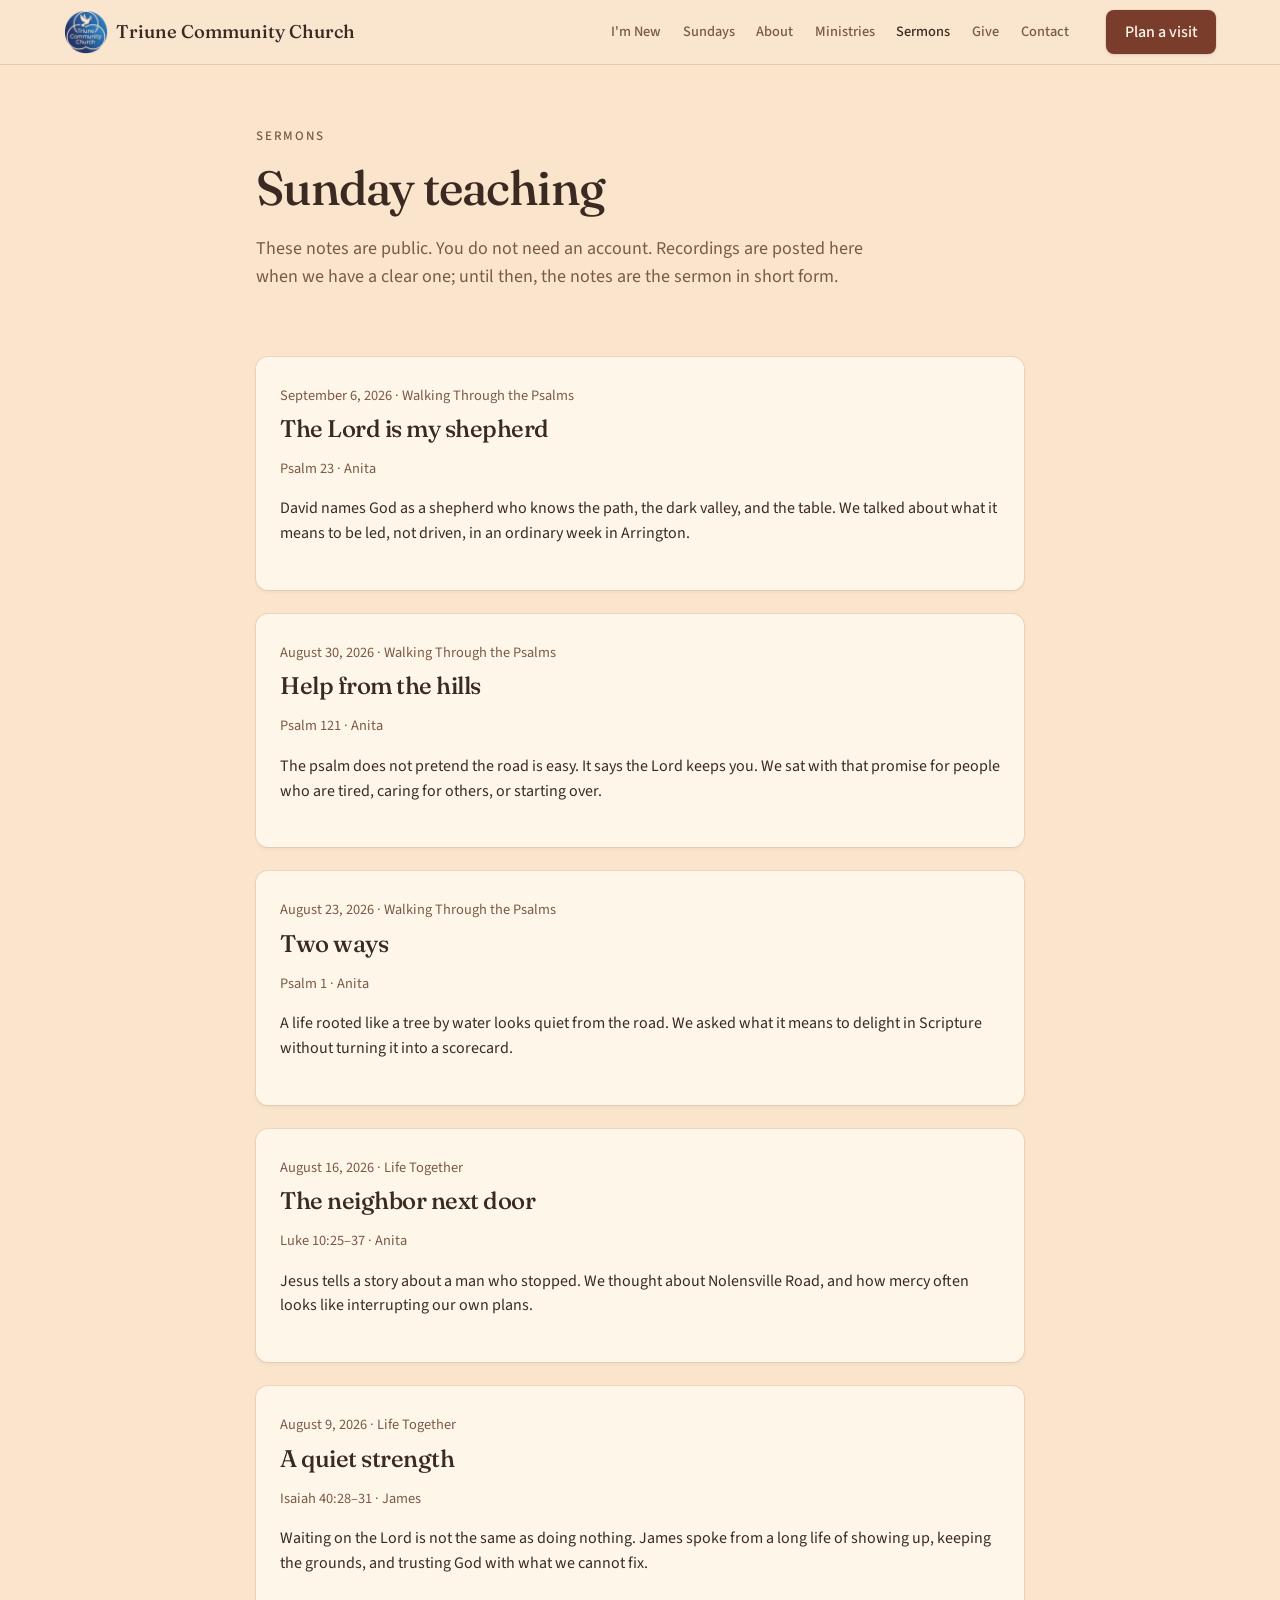
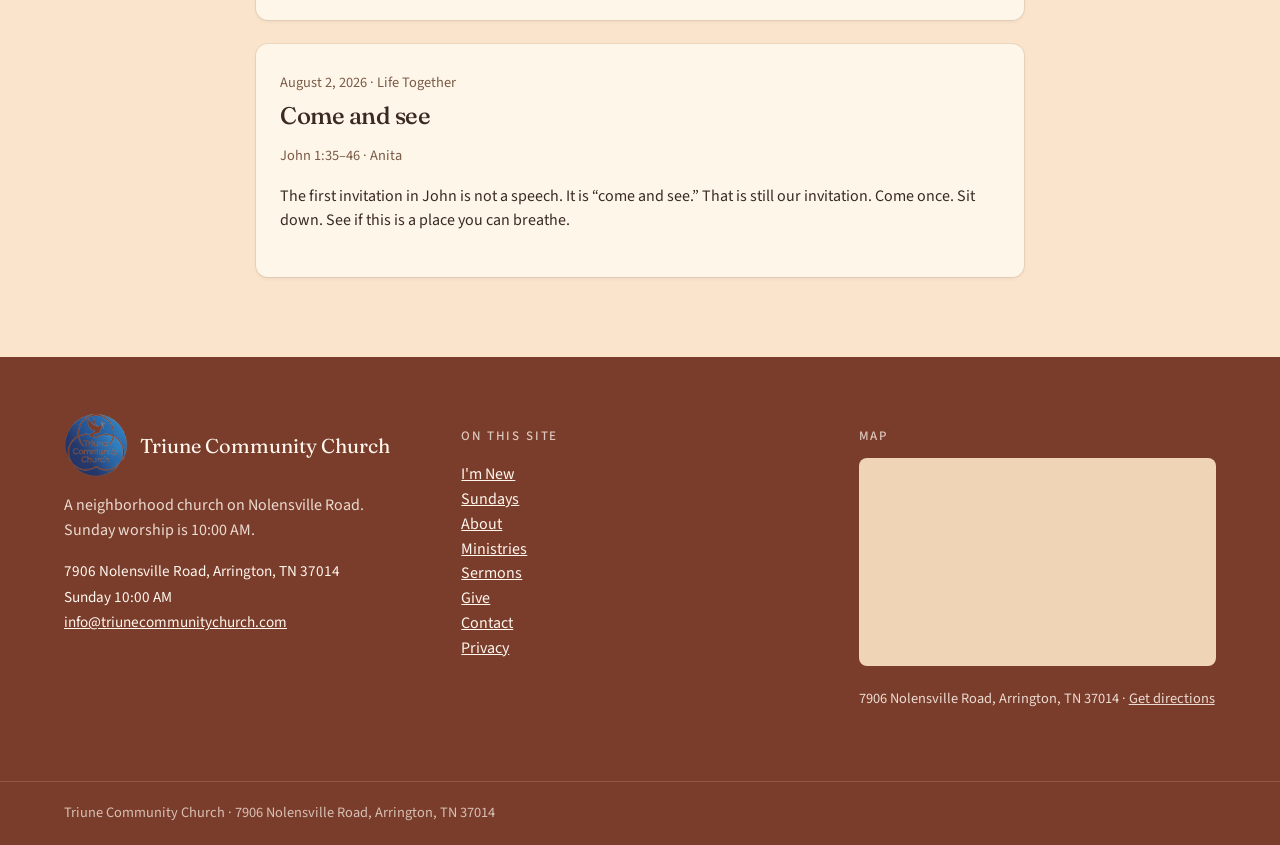
<file: sermons.html>
<!DOCTYPE html>
<html lang="en">
<head>
  <meta charset="utf-8">
  <meta name="viewport" content="width=device-width, initial-scale=1">
  <title>Sermons · Triune Community Church</title>
  <meta name="description" content="Sunday teaching notes from Triune Community Church. No account needed.">
  <meta name="theme-color" content="#FAE4CC">
  <link rel="icon" type="image/png" href="images/logo-128.png">
  <link rel="icon" type="image/svg+xml" href="favicon.svg">
  <meta property="og:title" content="Triune Community Church">
  <meta property="og:description" content="Sunday teaching notes from Triune Community Church. No account needed.">
  <meta property="og:image" content="og.jpg">
  <meta name="twitter:card" content="summary_large_image">
  <link rel="preconnect" href="https://fonts.googleapis.com">
  <link rel="preconnect" href="https://fonts.gstatic.com" crossorigin>
  <link rel="stylesheet" href="https://fonts.googleapis.com/css2?family=Fraunces:opsz,wght@9..144,500;9..144,600&family=Source+Sans+3:ital,wght@0,400;0,500;0,600;1,400&display=swap">
  <link rel="stylesheet" href="css/site.css">
  
</head>
<body>
<a class="skip" href="#main">Skip to content</a>
<header class="site">
  <div class="nav-bar">
    <a class="brand" href="index.html" aria-label="Triune Community Church, home">
      <img class="no-outline" src="images/logo.png" width="44" height="44" alt="">
      <span class="short">Triune</span>
      <span class="full">Triune Community Church</span>
    </a>
    <nav class="desktop" aria-label="Primary">
        <a href="im-new.html">I'm New</a>
        <a href="sundays.html">Sundays</a>
        <a href="about.html">About</a>
        <a href="ministries.html">Ministries</a>
        <a href="sermons.html" aria-current="page">Sermons</a>
        <a href="give.html">Give</a>
        <a href="contact.html">Contact</a>
    </nav>
    <div class="header-actions">
      <a class="btn btn-primary" href="im-new.html">Plan a visit</a>
      <button class="btn-menu" type="button" data-open-menu aria-label="Open menu">
        <svg width="20" height="20" viewBox="0 0 24 24" fill="none" stroke="currentColor" stroke-width="1.75" aria-hidden="true"><path d="M4 7h16M4 12h16M4 17h16"/></svg>
      </button>
    </div>
  </div>
</header>
<div class="drawer" id="menu" aria-hidden="true">
  <div class="drawer-bg" data-close-menu></div>
  <div class="drawer-panel" role="dialog" aria-label="Menu">
    <div style="display:flex;justify-content:space-between;align-items:center;margin-bottom:2rem">
      <p style="font-family:var(--display);font-size:1.25rem;margin:0">Menu</p>
      <button class="btn-menu" type="button" data-close-menu aria-label="Close menu">
        <svg width="20" height="20" viewBox="0 0 24 24" fill="none" stroke="currentColor" stroke-width="1.75" aria-hidden="true"><path d="M6 6l12 12M18 6L6 18"/></svg>
      </button>
    </div>
    <nav aria-label="Mobile">
        <a href="im-new.html">I'm New</a>
        <a href="sundays.html">Sundays</a>
        <a href="about.html">About</a>
        <a href="ministries.html">Ministries</a>
        <a href="sermons.html" aria-current="page">Sermons</a>
        <a href="give.html">Give</a>
        <a href="contact.html">Contact</a>
    </nav>
    <p class="muted" style="margin-top:auto;padding-top:2rem">Sunday at 10:00 AM · Arrington, TN<br>7906 Nolensville Road, Arrington, TN 37014</p>
  </div>
</div>
<main id="main">
  <header class="wrap-narrow intro">
    <p class="kicker">Sermons</p>
    <h1 class="page-title">Sunday teaching</h1>
    <p class="lead">These notes are public. You do not need an account. Recordings are posted here when we have a clear one; until then, the notes are the sermon in short form.</p>
  </header>
  <div class="wrap-narrow" style="display:grid;gap:1.5rem;padding-top:2rem"><article class="card sermon"><p class="muted" style="margin:0;font-size:0.9rem">September 6, 2026 · Walking Through the Psalms</p><h2 style="margin-top:0.5rem">The Lord is my shepherd</h2><p class="muted" style="font-size:0.9rem">Psalm 23 · Anita</p><p>David names God as a shepherd who knows the path, the dark valley, and the table. We talked about what it means to be led, not driven, in an ordinary week in Arrington.</p></article><article class="card sermon"><p class="muted" style="margin:0;font-size:0.9rem">August 30, 2026 · Walking Through the Psalms</p><h2 style="margin-top:0.5rem">Help from the hills</h2><p class="muted" style="font-size:0.9rem">Psalm 121 · Anita</p><p>The psalm does not pretend the road is easy. It says the Lord keeps you. We sat with that promise for people who are tired, caring for others, or starting over.</p></article><article class="card sermon"><p class="muted" style="margin:0;font-size:0.9rem">August 23, 2026 · Walking Through the Psalms</p><h2 style="margin-top:0.5rem">Two ways</h2><p class="muted" style="font-size:0.9rem">Psalm 1 · Anita</p><p>A life rooted like a tree by water looks quiet from the road. We asked what it means to delight in Scripture without turning it into a scorecard.</p></article><article class="card sermon"><p class="muted" style="margin:0;font-size:0.9rem">August 16, 2026 · Life Together</p><h2 style="margin-top:0.5rem">The neighbor next door</h2><p class="muted" style="font-size:0.9rem">Luke 10:25–37 · Anita</p><p>Jesus tells a story about a man who stopped. We thought about Nolensville Road, and how mercy often looks like interrupting our own plans.</p></article><article class="card sermon"><p class="muted" style="margin:0;font-size:0.9rem">August 9, 2026 · Life Together</p><h2 style="margin-top:0.5rem">A quiet strength</h2><p class="muted" style="font-size:0.9rem">Isaiah 40:28–31 · James</p><p>Waiting on the Lord is not the same as doing nothing. James spoke from a long life of showing up, keeping the grounds, and trusting God with what we cannot fix.</p></article><article class="card sermon"><p class="muted" style="margin:0;font-size:0.9rem">August 2, 2026 · Life Together</p><h2 style="margin-top:0.5rem">Come and see</h2><p class="muted" style="font-size:0.9rem">John 1:35–46 · Anita</p><p>The first invitation in John is not a speech. It is “come and see.” That is still our invitation. Come once. Sit down. See if this is a place you can breathe.</p></article></div>
</main>
<footer class="site">
  <div class="wrap footer-grid">
    <div>
      <div style="display:flex;align-items:center;gap:0.75rem">
        <img class="no-outline" src="images/logo.png" width="64" height="64" alt="">
        <p style="font-family:var(--display);font-size:1.25rem;margin:0">Triune Community Church</p>
      </div>
      <p style="opacity:.85;max-width:22rem">A neighborhood church on Nolensville Road. Sunday worship is 10:00 AM.</p>
      <p style="font-size:0.95rem;line-height:1.7">
        7906 Nolensville Road, Arrington, TN 37014<br>
        Sunday 10:00 AM<br>
        <a href="mailto:info@triunecommunitychurch.com">info@triunecommunitychurch.com</a>
      </p>
    </div>
    <div>
      <p class="kicker" style="color:rgb(255 246 237 / 0.75)">On this site</p>
      <ul style="list-style:none;padding:0;margin:1rem 0 0">
          <li><a href="im-new.html">I'm New</a></li>
          <li><a href="sundays.html">Sundays</a></li>
          <li><a href="about.html">About</a></li>
          <li><a href="ministries.html">Ministries</a></li>
          <li><a href="sermons.html">Sermons</a></li>
          <li><a href="give.html">Give</a></li>
          <li><a href="contact.html">Contact</a></li>
        <li><a href="privacy.html">Privacy</a></li>
      </ul>
    </div>
    <div>
      <p class="kicker" style="color:rgb(255 246 237 / 0.75);margin-bottom:0.75rem">Map</p>
      <div class="map"><iframe title="Map pin for Triune Community Church at 7906 Nolensville Road, Arrington, TN 37014" src="https://www.openstreetmap.org/export/embed.html?bbox=-86.6685%2C35.8585%2C-86.6495%2C35.8692&layer=mapnik&marker=35.86382%2C-86.65897" loading="lazy" referrerpolicy="no-referrer-when-downgrade"></iframe></div>
      <p style="font-size:0.9rem;opacity:.85">7906 Nolensville Road, Arrington, TN 37014 · <a href="https://www.google.com/maps/dir/?api=1&destination=7906+Nolensville+Road,+Arrington,+TN+37014">Get directions</a></p>
    </div>
  </div>
  <div class="footer-bar"><div class="wrap">Triune Community Church · 7906 Nolensville Road, Arrington, TN 37014</div></div>
</footer>
<script src="js/site.js"></script>
</body>
</html>
</file>
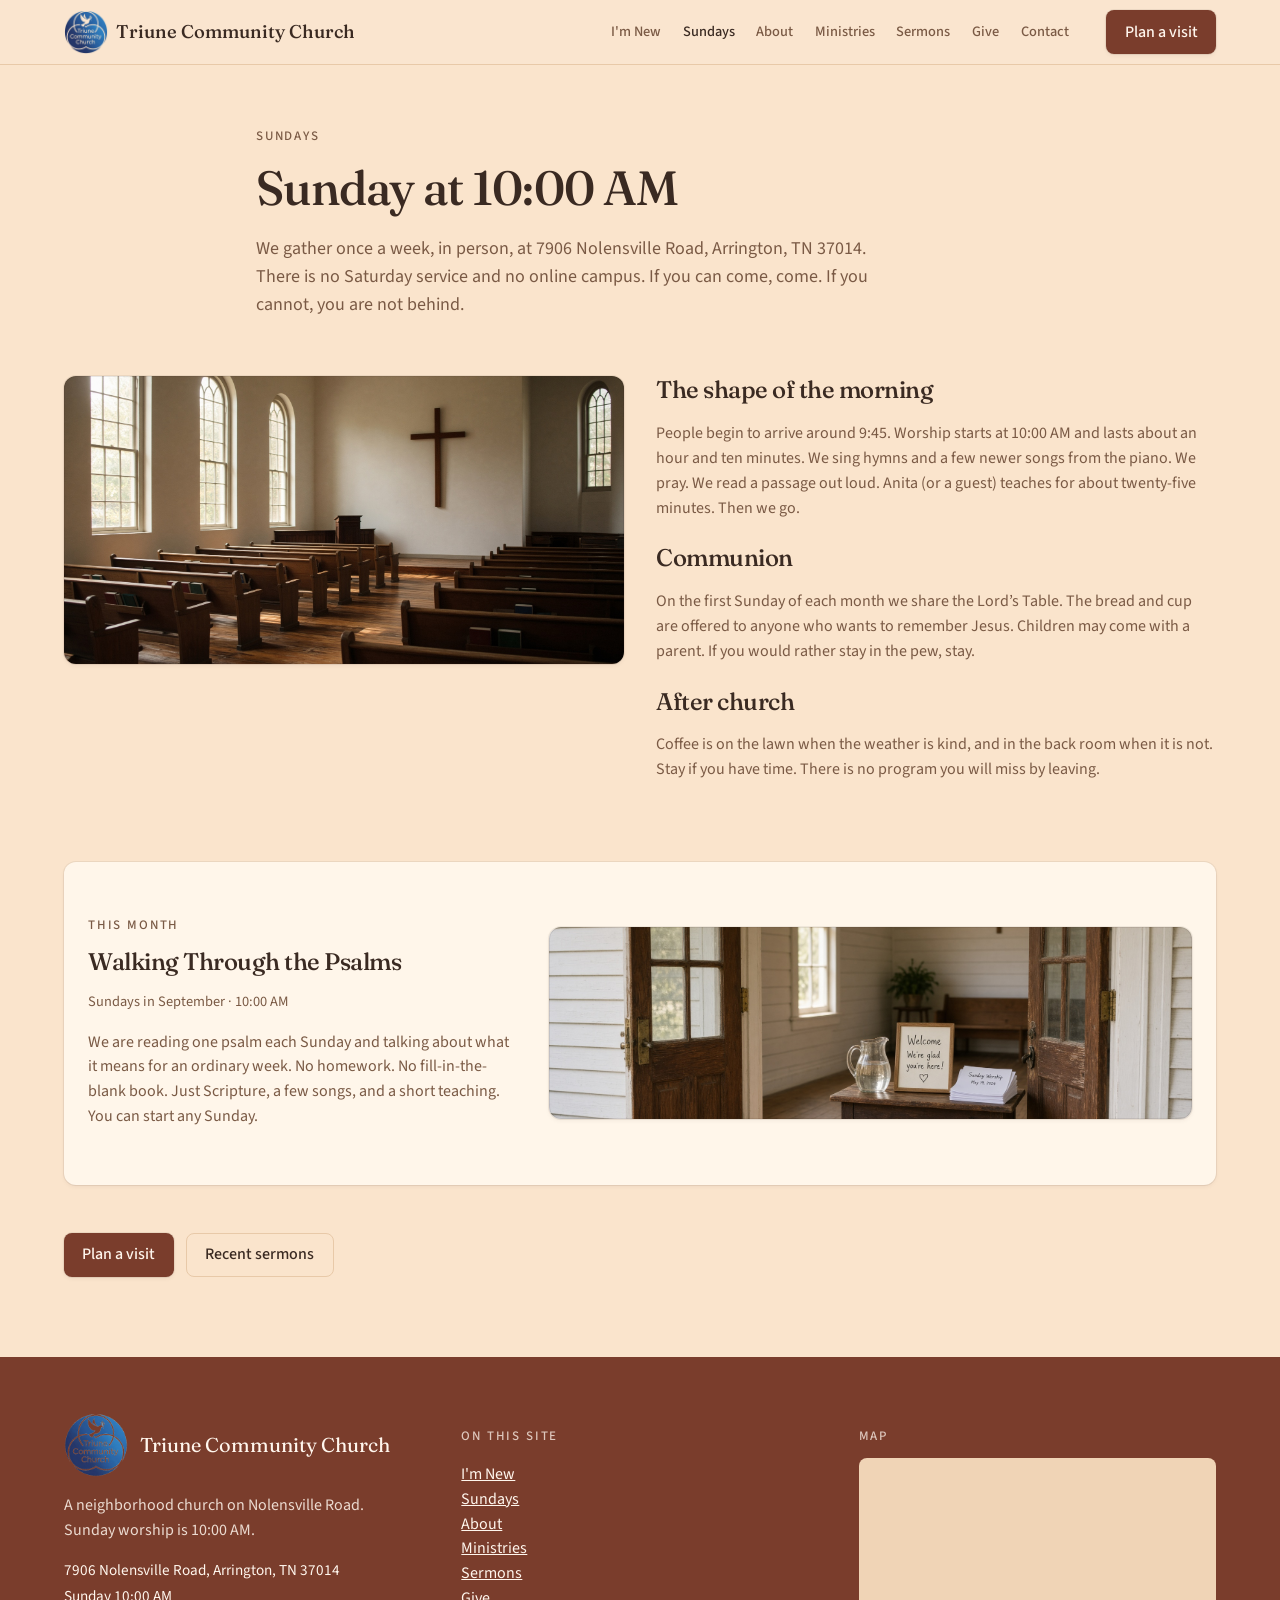
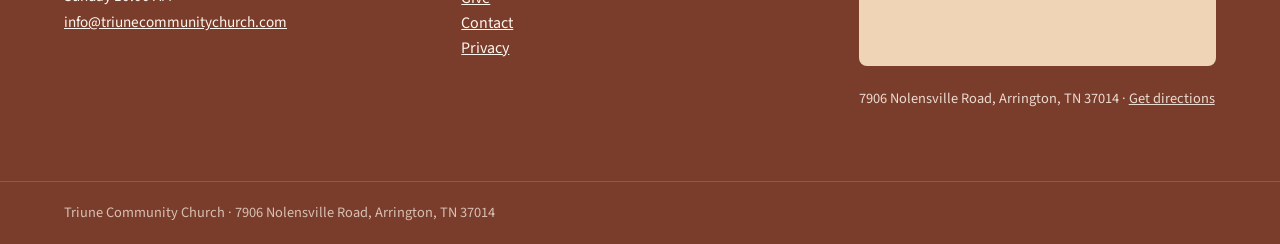
<file: sundays.html>
<!DOCTYPE html>
<html lang="en">
<head>
  <meta charset="utf-8">
  <meta name="viewport" content="width=device-width, initial-scale=1">
  <title>Sundays · Triune Community Church</title>
  <meta name="description" content="Sunday worship is 10:00 AM at 7906 Nolensville Road, Arrington, TN 37014. Typical length about an hour and ten minutes.">
  <meta name="theme-color" content="#FAE4CC">
  <link rel="icon" type="image/png" href="images/logo-128.png">
  <link rel="icon" type="image/svg+xml" href="favicon.svg">
  <meta property="og:title" content="Triune Community Church">
  <meta property="og:description" content="Sunday worship is 10:00 AM at 7906 Nolensville Road, Arrington, TN 37014. Typical length about an hour and ten minutes.">
  <meta property="og:image" content="og.jpg">
  <meta name="twitter:card" content="summary_large_image">
  <link rel="preconnect" href="https://fonts.googleapis.com">
  <link rel="preconnect" href="https://fonts.gstatic.com" crossorigin>
  <link rel="stylesheet" href="https://fonts.googleapis.com/css2?family=Fraunces:opsz,wght@9..144,500;9..144,600&family=Source+Sans+3:ital,wght@0,400;0,500;0,600;1,400&display=swap">
  <link rel="stylesheet" href="css/site.css">
  
</head>
<body>
<a class="skip" href="#main">Skip to content</a>
<header class="site">
  <div class="nav-bar">
    <a class="brand" href="index.html" aria-label="Triune Community Church, home">
      <img class="no-outline" src="images/logo.png" width="44" height="44" alt="">
      <span class="short">Triune</span>
      <span class="full">Triune Community Church</span>
    </a>
    <nav class="desktop" aria-label="Primary">
        <a href="im-new.html">I'm New</a>
        <a href="sundays.html" aria-current="page">Sundays</a>
        <a href="about.html">About</a>
        <a href="ministries.html">Ministries</a>
        <a href="sermons.html">Sermons</a>
        <a href="give.html">Give</a>
        <a href="contact.html">Contact</a>
    </nav>
    <div class="header-actions">
      <a class="btn btn-primary" href="im-new.html">Plan a visit</a>
      <button class="btn-menu" type="button" data-open-menu aria-label="Open menu">
        <svg width="20" height="20" viewBox="0 0 24 24" fill="none" stroke="currentColor" stroke-width="1.75" aria-hidden="true"><path d="M4 7h16M4 12h16M4 17h16"/></svg>
      </button>
    </div>
  </div>
</header>
<div class="drawer" id="menu" aria-hidden="true">
  <div class="drawer-bg" data-close-menu></div>
  <div class="drawer-panel" role="dialog" aria-label="Menu">
    <div style="display:flex;justify-content:space-between;align-items:center;margin-bottom:2rem">
      <p style="font-family:var(--display);font-size:1.25rem;margin:0">Menu</p>
      <button class="btn-menu" type="button" data-close-menu aria-label="Close menu">
        <svg width="20" height="20" viewBox="0 0 24 24" fill="none" stroke="currentColor" stroke-width="1.75" aria-hidden="true"><path d="M6 6l12 12M18 6L6 18"/></svg>
      </button>
    </div>
    <nav aria-label="Mobile">
        <a href="im-new.html">I'm New</a>
        <a href="sundays.html" aria-current="page">Sundays</a>
        <a href="about.html">About</a>
        <a href="ministries.html">Ministries</a>
        <a href="sermons.html">Sermons</a>
        <a href="give.html">Give</a>
        <a href="contact.html">Contact</a>
    </nav>
    <p class="muted" style="margin-top:auto;padding-top:2rem">Sunday at 10:00 AM · Arrington, TN<br>7906 Nolensville Road, Arrington, TN 37014</p>
  </div>
</div>
<main id="main">
  <header class="wrap-narrow intro">
    <p class="kicker">Sundays</p>
    <h1 class="page-title">Sunday at 10:00 AM</h1>
    <p class="lead">We gather once a week, in person, at 7906 Nolensville Road, Arrington, TN 37014. There is no Saturday service and no online campus. If you can come, come. If you cannot, you are not behind.</p>
  </header>
  <div class="wrap grid-2" style="padding-top:1.5rem">
    <img class="rounded-img" src="images/sanctuary.jpg" alt="Wooden pews facing a simple wooden cross." style="height:18rem;object-fit:cover">
    <div>
      <h2>The shape of the morning</h2>
      <p class="muted">People begin to arrive around 9:45. Worship starts at 10:00 AM and lasts about an hour and ten minutes. We sing hymns and a few newer songs from the piano. We pray. We read a passage out loud. Anita (or a guest) teaches for about twenty-five minutes. Then we go.</p>
      <h2 style="margin-top:1.5rem">Communion</h2>
      <p class="muted">On the first Sunday of each month we share the Lord’s Table. The bread and cup are offered to anyone who wants to remember Jesus. Children may come with a parent. If you would rather stay in the pew, stay.</p>
      <h2 style="margin-top:1.5rem">After church</h2>
      <p class="muted">Coffee is on the lawn when the weather is kind, and in the back room when it is not. Stay if you have time. There is no program you will miss by leaving.</p>
    </div>
  </div>
  <section class="wrap" style="margin-top:4rem">
    <div class="card month" style="padding:2.5rem 1.5rem">
      <div>
        <p class="kicker">This month</p>
        <h2>Walking Through the Psalms</h2>
        <p class="muted" style="font-size:0.9rem">Sundays in September · 10:00 AM</p>
        <p class="muted">We are reading one psalm each Sunday and talking about what it means for an ordinary week. No homework. No fill-in-the-blank book. Just Scripture, a few songs, and a short teaching. You can start any Sunday.</p>
      </div>
      <img class="rounded-img" src="images/welcome-table.jpg" alt="Bulletins on the welcome table inside the doors." style="height:12rem;object-fit:cover">
    </div>
  </section>
  <div class="wrap actions" style="margin-top:3rem">
    <a class="btn btn-primary" href="im-new.html">Plan a visit</a>
    <a class="btn btn-outline" href="sermons.html">Recent sermons</a>
  </div>
</main>
<footer class="site">
  <div class="wrap footer-grid">
    <div>
      <div style="display:flex;align-items:center;gap:0.75rem">
        <img class="no-outline" src="images/logo.png" width="64" height="64" alt="">
        <p style="font-family:var(--display);font-size:1.25rem;margin:0">Triune Community Church</p>
      </div>
      <p style="opacity:.85;max-width:22rem">A neighborhood church on Nolensville Road. Sunday worship is 10:00 AM.</p>
      <p style="font-size:0.95rem;line-height:1.7">
        7906 Nolensville Road, Arrington, TN 37014<br>
        Sunday 10:00 AM<br>
        <a href="mailto:info@triunecommunitychurch.com">info@triunecommunitychurch.com</a>
      </p>
    </div>
    <div>
      <p class="kicker" style="color:rgb(255 246 237 / 0.75)">On this site</p>
      <ul style="list-style:none;padding:0;margin:1rem 0 0">
          <li><a href="im-new.html">I'm New</a></li>
          <li><a href="sundays.html">Sundays</a></li>
          <li><a href="about.html">About</a></li>
          <li><a href="ministries.html">Ministries</a></li>
          <li><a href="sermons.html">Sermons</a></li>
          <li><a href="give.html">Give</a></li>
          <li><a href="contact.html">Contact</a></li>
        <li><a href="privacy.html">Privacy</a></li>
      </ul>
    </div>
    <div>
      <p class="kicker" style="color:rgb(255 246 237 / 0.75);margin-bottom:0.75rem">Map</p>
      <div class="map"><iframe title="Map pin for Triune Community Church at 7906 Nolensville Road, Arrington, TN 37014" src="https://www.openstreetmap.org/export/embed.html?bbox=-86.6685%2C35.8585%2C-86.6495%2C35.8692&layer=mapnik&marker=35.86382%2C-86.65897" loading="lazy" referrerpolicy="no-referrer-when-downgrade"></iframe></div>
      <p style="font-size:0.9rem;opacity:.85">7906 Nolensville Road, Arrington, TN 37014 · <a href="https://www.google.com/maps/dir/?api=1&destination=7906+Nolensville+Road,+Arrington,+TN+37014">Get directions</a></p>
    </div>
  </div>
  <div class="footer-bar"><div class="wrap">Triune Community Church · 7906 Nolensville Road, Arrington, TN 37014</div></div>
</footer>
<script src="js/site.js"></script>
</body>
</html>
</file>
<file: css/site.css>
:root {
  --bg: #fae4cc;
  --fg: #3a2a22;
  --card: #fff6ea;
  --muted: #f0d4b6;
  --muted-fg: #7a5a45;
  --primary: #7a3d2c;
  --primary-fg: #fff6ed;
  --border: #e8c9a8;
  --shadow: 0 0 0 1px rgb(58 42 34 / 0.07), 0 1px 2px -1px rgb(58 42 34 / 0.08), 0 2px 4px 0 rgb(58 42 34 / 0.05);
  --sans: "Source Sans 3", ui-sans-serif, system-ui, sans-serif;
  --display: "Fraunces", "Iowan Old Style", Palatino, serif;
  --max: 72rem;
}
*, *::before, *::after { box-sizing: border-box; }
html { -webkit-text-size-adjust: 100%; scroll-behavior: smooth; }
body {
  margin: 0;
  background: var(--bg);
  color: var(--fg);
  font-family: var(--sans);
  line-height: 1.55;
  min-height: 100dvh;
}
img { max-width: 100%; display: block; }
img:not(.no-outline) { outline: 1px solid rgb(58 42 34 / 0.1); outline-offset: -1px; }
a { color: var(--primary); }
a:hover { text-decoration: underline; }
h1,h2,h3,h4 {
  font-family: var(--display);
  font-weight: 500;
  letter-spacing: -0.02em;
  line-height: 1.2;
  text-wrap: balance;
  margin: 0;
}
p { text-wrap: pretty; }
button:not(:disabled), [role="button"]:not(:disabled) { cursor: pointer; }
:focus-visible { outline: 2px solid var(--primary); outline-offset: 3px; }
.skip {
  position: absolute; left: -999px; top: 0;
}
.skip:focus {
  left: 0.75rem; top: 0.75rem; z-index: 80;
  background: var(--card); padding: 0.5rem 0.75rem; border-radius: 0.5rem;
  color: var(--fg); text-decoration: none;
}
.wrap { width: min(var(--max), calc(100% - 2.5rem)); margin-inline: auto; }
.wrap-narrow { width: min(48rem, calc(100% - 2.5rem)); margin-inline: auto; }
header.site {
  position: sticky; top: 0; z-index: 40;
  background: color-mix(in srgb, var(--bg) 95%, white);
  backdrop-filter: blur(8px);
  border-bottom: 1px solid var(--border);
}
.nav-bar {
  display: flex; align-items: center; gap: 0.75rem;
  height: 4rem; width: min(var(--max), calc(100% - 2rem)); margin: 0 auto;
}
.brand {
  display: flex; align-items: center; gap: 0.5rem;
  color: var(--fg); text-decoration: none; min-height: 2.75rem;
}
.brand img { width: 2.75rem; height: 2.75rem; object-fit: contain; }
.brand span { font-family: var(--display); font-size: 1.15rem; font-weight: 500; }
.brand .full { display: none; }
nav.desktop { display: none; margin-left: auto; align-items: center; gap: 0.15rem; }
nav.desktop a {
  display: inline-flex; align-items: center; height: 2.75rem;
  padding: 0 0.6rem; color: var(--muted-fg); text-decoration: none;
  font-size: 0.9rem; font-weight: 500; border-radius: 0.5rem;
}
nav.desktop a:hover, nav.desktop a[aria-current="page"] { color: var(--fg); text-decoration: none; }
.header-actions { margin-left: auto; display: flex; align-items: center; gap: 0.5rem; }
.btn {
  display: inline-flex; align-items: center; justify-content: center; gap: 0.4rem;
  min-height: 2.75rem; padding: 0 1.15rem; border-radius: 0.5rem;
  font: inherit; font-weight: 500; text-decoration: none; border: 0;
  transition: background-color 150ms, transform 150ms;
}
.btn:active { transform: scale(0.97); }
.btn-primary { background: var(--primary); color: var(--primary-fg); box-shadow: var(--shadow); }
.btn-primary:hover { background: color-mix(in srgb, var(--primary) 90%, black); text-decoration: none; color: var(--primary-fg); }
.btn-secondary { background: var(--muted); color: var(--fg); }
.btn-secondary:hover { background: color-mix(in srgb, var(--muted) 80%, white); text-decoration: none; color: var(--fg); }
.btn-outline { background: transparent; color: var(--fg); border: 1px solid var(--border); }
.btn-outline:hover { background: var(--card); text-decoration: none; color: var(--fg); }
.btn-link { background: none; color: var(--primary); min-height: 2.75rem; padding: 0; }
.btn-menu {
  width: 2.75rem; height: 2.75rem; border: 0; background: transparent; color: var(--fg);
  border-radius: 0.5rem;
}
.btn-menu:hover { background: var(--muted); }
.drawer {
  position: fixed; inset: 0; z-index: 50; display: none;
}
.drawer.open { display: block; }
.drawer-bg { position: absolute; inset: 0; background: rgb(58 42 34 / 0.3); }
.drawer-panel {
  position: absolute; top: 0; right: 0; bottom: 0; width: min(20rem, 100%);
  background: var(--bg); padding: 1.5rem; display: flex; flex-direction: column;
  box-shadow: var(--shadow);
}
.drawer-panel nav { display: flex; flex-direction: column; gap: 0.15rem; }
.drawer-panel nav a {
  display: flex; align-items: center; min-height: 3rem; padding: 0 0.5rem;
  font-family: var(--display); font-size: 1.25rem; color: var(--fg); text-decoration: none;
  border-radius: 0.5rem;
}
.drawer-panel nav a[aria-current="page"] { background: var(--muted); }
.kicker {
  font-size: 0.8125rem; font-weight: 500; letter-spacing: 0.14em;
  text-transform: uppercase; color: var(--muted-fg);
}
.hero-title { font-size: clamp(2.1rem, 5vw, 3rem); }
.page-title { font-size: clamp(2rem, 4.5vw, 3rem); margin-top: 0.75rem; }
.lead { font-size: 1.125rem; color: var(--muted-fg); max-width: 36em; }
.muted { color: var(--muted-fg); }
.card {
  background: var(--card); border-radius: 0.75rem; box-shadow: var(--shadow);
}
.rounded-img { border-radius: 0.75rem; box-shadow: var(--shadow); width: 100%; height: auto; }
.intro { padding: 3rem 0 1rem; }
main { padding-bottom: 5rem; }
.section { padding: 4rem 0; }
.grid-2 { display: grid; gap: 2rem; }
.grid-expect { display: grid; gap: 2rem; }
.actions { display: flex; flex-direction: column; gap: 0.75rem; margin-top: 1.5rem; }
footer.site { background: var(--primary); color: var(--primary-fg); }
footer.site a { color: var(--primary-fg); }
.footer-grid { display: grid; gap: 2.5rem; padding: 3.5rem 0; }
.footer-bar { border-top: 1px solid rgb(255 246 237 / 0.15); padding: 1.25rem 0; font-size: 0.9rem; color: rgb(255 246 237 / 0.7); }
.form { padding: 2rem 1.5rem; }
.form h2 { font-size: 1.5rem; }
.field { display: grid; gap: 0.4rem; margin-top: 1.15rem; }
label { font-weight: 500; }
input, textarea {
  font: inherit; color: var(--fg); background: var(--bg);
  border: 1px solid var(--border); border-radius: 0.5rem;
  min-height: 2.75rem; padding: 0.5rem 0.75rem; width: 100%;
}
textarea { min-height: 7rem; resize: vertical; }
.check { display: flex; gap: 0.75rem; align-items: flex-start; margin-top: 1.15rem; }
.check input { width: 1.15rem; height: 1.15rem; min-height: 0; margin-top: 0.2rem; }
.sermon { padding: 1.75rem 1.5rem; }
.staff { display: grid; gap: 2rem; }
.staff img { aspect-ratio: 3/4; object-fit: cover; object-position: top; width: 100%; border-radius: 0.75rem; }
.map iframe { width: 100%; height: 13rem; border: 0; background: var(--muted); border-radius: 0.5rem; }
.placeholder {
  margin-top: 2rem; border: 1px dashed var(--border); background: var(--muted);
  border-radius: 0.5rem; padding: 4rem 1rem; color: var(--muted-fg); font-size: 0.9rem;
}
.note { background: var(--muted); border-radius: 0.75rem; padding: 1.25rem; }
@media (min-width: 640px) {
  .brand .full { display: inline; }
  .brand .short { display: none; }
  .actions { flex-direction: row; flex-wrap: wrap; }
  .staff { grid-template-columns: 1fr 1fr; }
}
@media (min-width: 900px) {
  nav.desktop { display: flex; }
  .btn-menu { display: none; }
  .header-actions { margin-left: 1rem; }
  .grid-2 { grid-template-columns: 1fr 1fr; align-items: start; }
  .grid-12 { display: grid; grid-template-columns: 7fr 5fr; gap: 3rem; align-items: end; }
  .who { display: grid; grid-template-columns: 5fr 7fr; gap: 2.5rem; }
  .month { display: grid; grid-template-columns: 2fr 3fr; gap: 2rem; align-items: center; }
  .sunday-bits { display: grid; grid-template-columns: 1fr 2fr; gap: 2rem; }
  .grid-expect { grid-template-columns: 1fr 1fr; }
  .footer-grid { grid-template-columns: 1fr 1fr 1fr; }
  .staff { grid-template-columns: repeat(4, 1fr); }
  .contact-grid { display: grid; grid-template-columns: 1fr 1fr; gap: 2.5rem; }
}
@media (prefers-reduced-motion: reduce) {
  html { scroll-behavior: auto; }
  *, *::before, *::after { animation-duration: 0.01ms !important; transition-duration: 0.01ms !important; }
}
</file>
